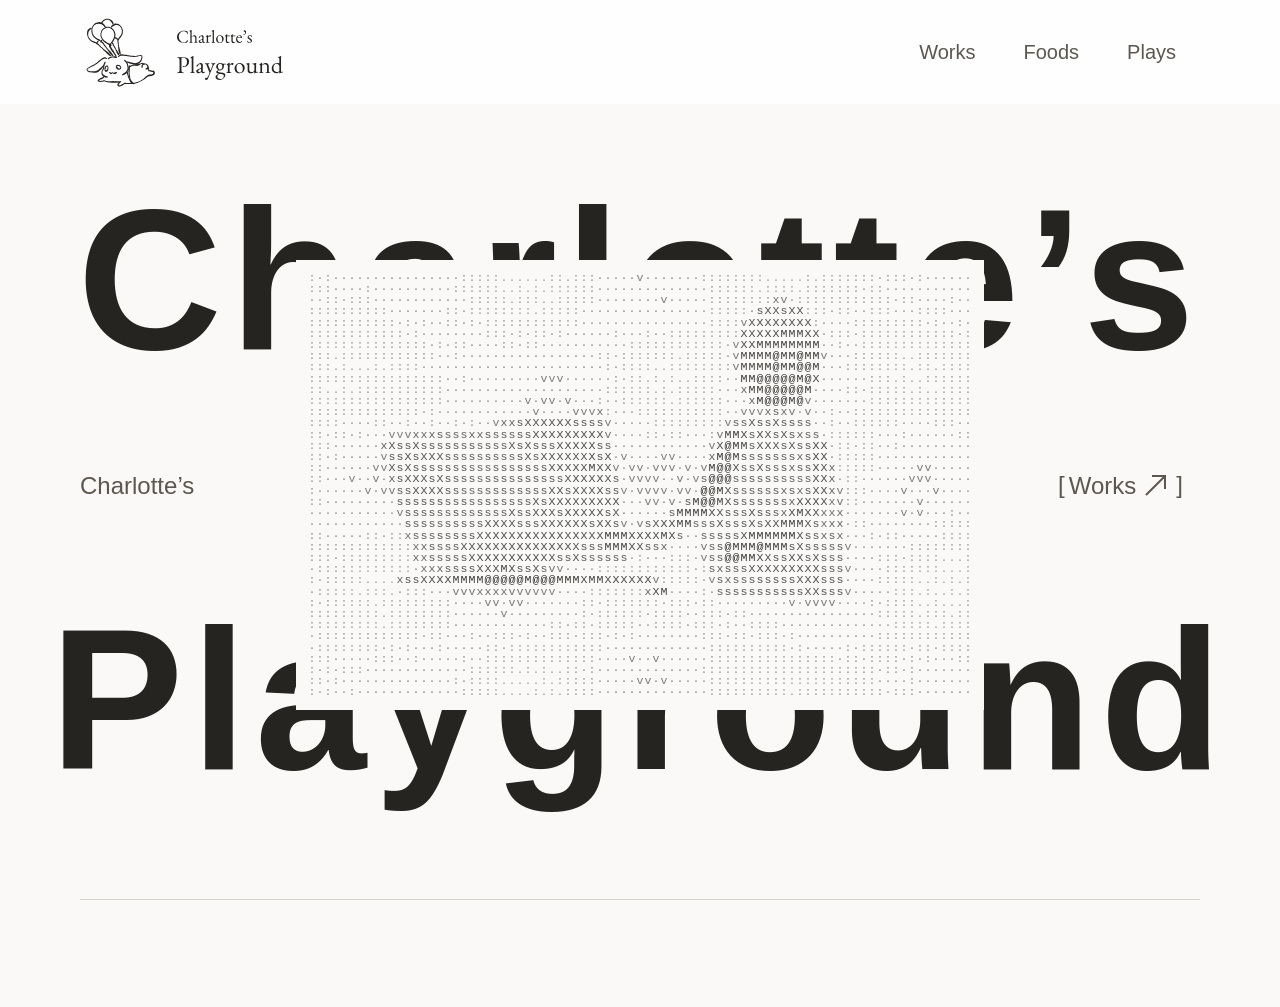
<file: index.html>
<!doctype html>
<html lang="zh-Hant" data-font-theme="sans">
<head>
  <meta charset="utf-8">
  <meta name="viewport" content="width=device-width, initial-scale=1">
  <meta name="description" content="Charlotte’s Playground 首頁 Hero 預覽">
  <title>Charlotte’s Playground — Home Hero</title>
  <link rel="stylesheet" href="./assets/styles/design-system.css?v=5">
  <script src="./assets/scripts/icon-library.js" defer></script>
  <script src="./assets/scripts/site-header.js?v=2" defer></script>
  <script src="./assets/scripts/brackets-button.js?v=2" defer></script>
  <script src="./assets/scripts/ascii-studio.js?v=8" defer></script>
  <script src="./assets/scripts/home-hero.js?v=3" defer></script>
  <style>
    *, *::before, *::after { box-sizing: border-box; }
    html, body { margin: 0; min-height: 100%; }
    body { background: var(--color-background-base-primary); }
  </style>
</head>
<body>
  <site-header></site-header>
  <main>
    <s03-hero-home></s03-hero-home>
    <div id="works" aria-hidden="true"></div>
  </main>
</body>
</html>
</file>
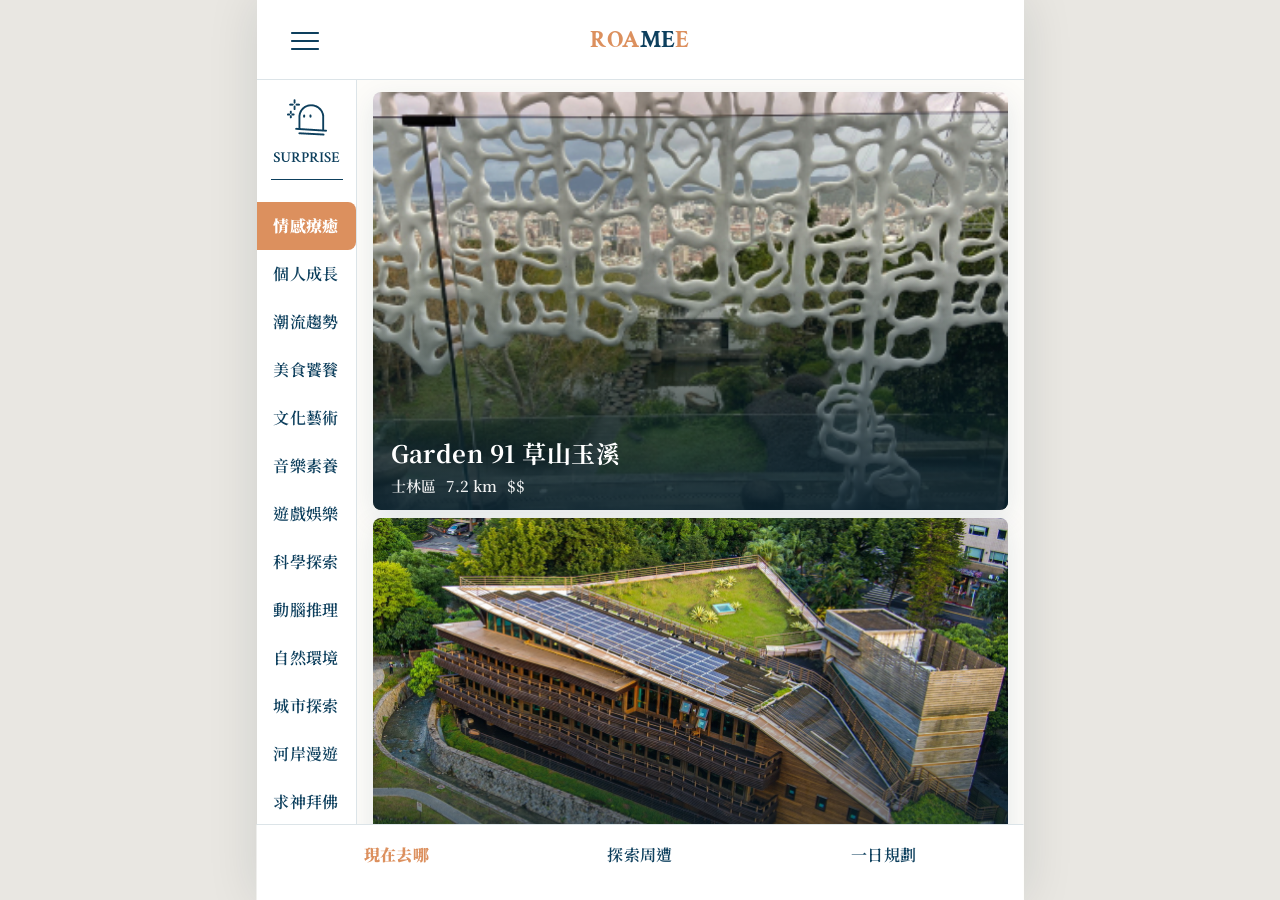
<file: works/roamee/source/index.html>
<!doctype html>
<html lang="zh-Hant">
  <head>
    <meta charset="UTF-8" />
    <meta name="viewport" content="width=device-width, initial-scale=1, viewport-fit=cover" />
    <meta name="theme-color" content="#fdfcf9" />
    <title>ROAMEE — 掌握出遊衝動</title>
    <link rel="preconnect" href="https://fonts.googleapis.com" />
    <link rel="preconnect" href="https://fonts.gstatic.com" crossorigin />
    <link href="https://fonts.googleapis.com/css2?family=Crimson+Text:wght@600;700&family=Noto+Sans+TC:wght@350;500;700&family=Noto+Serif+TC:wght@600;700;900&display=swap" rel="stylesheet" />
    <link rel="stylesheet" href="styles.css?v=20260822v" />
  </head>
  <body>
    <main class="app-shell" id="app" aria-live="polite"></main>
    <script type="module" src="src/app.js?v=20260822v"></script>
  </body>
</html>
</file>
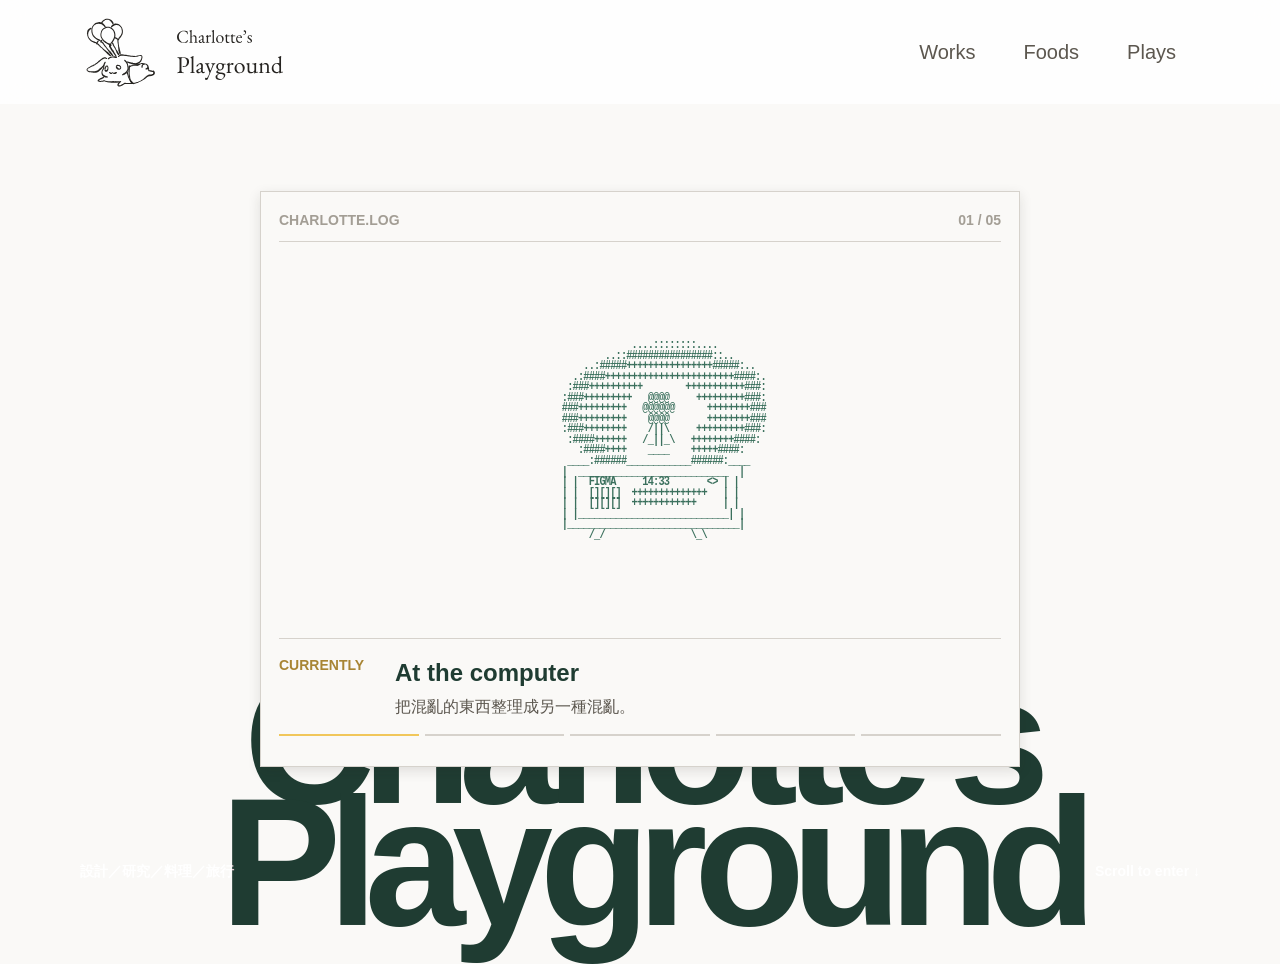
<file: hero-experiment.html>
<!doctype html>
<html lang="zh-Hant" data-font-theme="sans">
<head>
  <meta charset="utf-8">
  <meta name="viewport" content="width=device-width, initial-scale=1">
  <meta name="description" content="Charlotte's Playground 首屏 ASCII 動畫實驗">
  <title>Charlotte’s Playground — Hero Experiment</title>
  <link rel="stylesheet" href="./assets/styles/design-system.css">
  <link rel="stylesheet" href="./assets/styles/hero-experiment.css">
  <script src="./assets/scripts/icon-library.js" defer></script>
  <script src="./assets/scripts/site-header.js" defer></script>
</head>
<body>
  <site-header></site-header>

  <main class="hero-stage">
    <h1 class="hero-title type-en" aria-label="Charlotte’s Playground">
      <span>Charlotte’s</span>
      <span>Playground</span>
    </h1>

    <section class="ascii-window" aria-labelledby="scene-title">
      <div class="window-meta type-caption type-en">
        <span>CHARLOTTE.LOG</span>
        <span id="scene-count">01 / 05</span>
      </div>

      <div class="ascii-stage">
        <pre id="ascii-art" aria-hidden="true"></pre>
      </div>

      <div class="scene-caption">
        <p class="type-caption type-en" id="scene-kicker">CURRENTLY</p>
        <h2 class="type-heading-s type-en" id="scene-title">At the computer</h2>
        <p class="type-body-s type-tc" id="scene-description">把混亂的東西整理成另一種混亂。</p>
      </div>

      <div class="scene-progress" aria-label="動畫情境進度">
        <button class="is-active" type="button" aria-label="在電腦前" data-scene="0"></button>
        <button type="button" aria-label="和大家討論" data-scene="1"></button>
        <button type="button" aria-label="Presentation" data-scene="2"></button>
        <button type="button" aria-label="做飯" data-scene="3"></button>
        <button type="button" aria-label="旅行" data-scene="4"></button>
      </div>
    </section>

    <div class="hero-note type-caption type-tc">
      <span>設計／研究／料理／旅行</span>
      <span>Scroll to enter ↓</span>
    </div>
  </main>

  <script src="./assets/scripts/hero-ascii.js"></script>
</body>
</html>
</file>
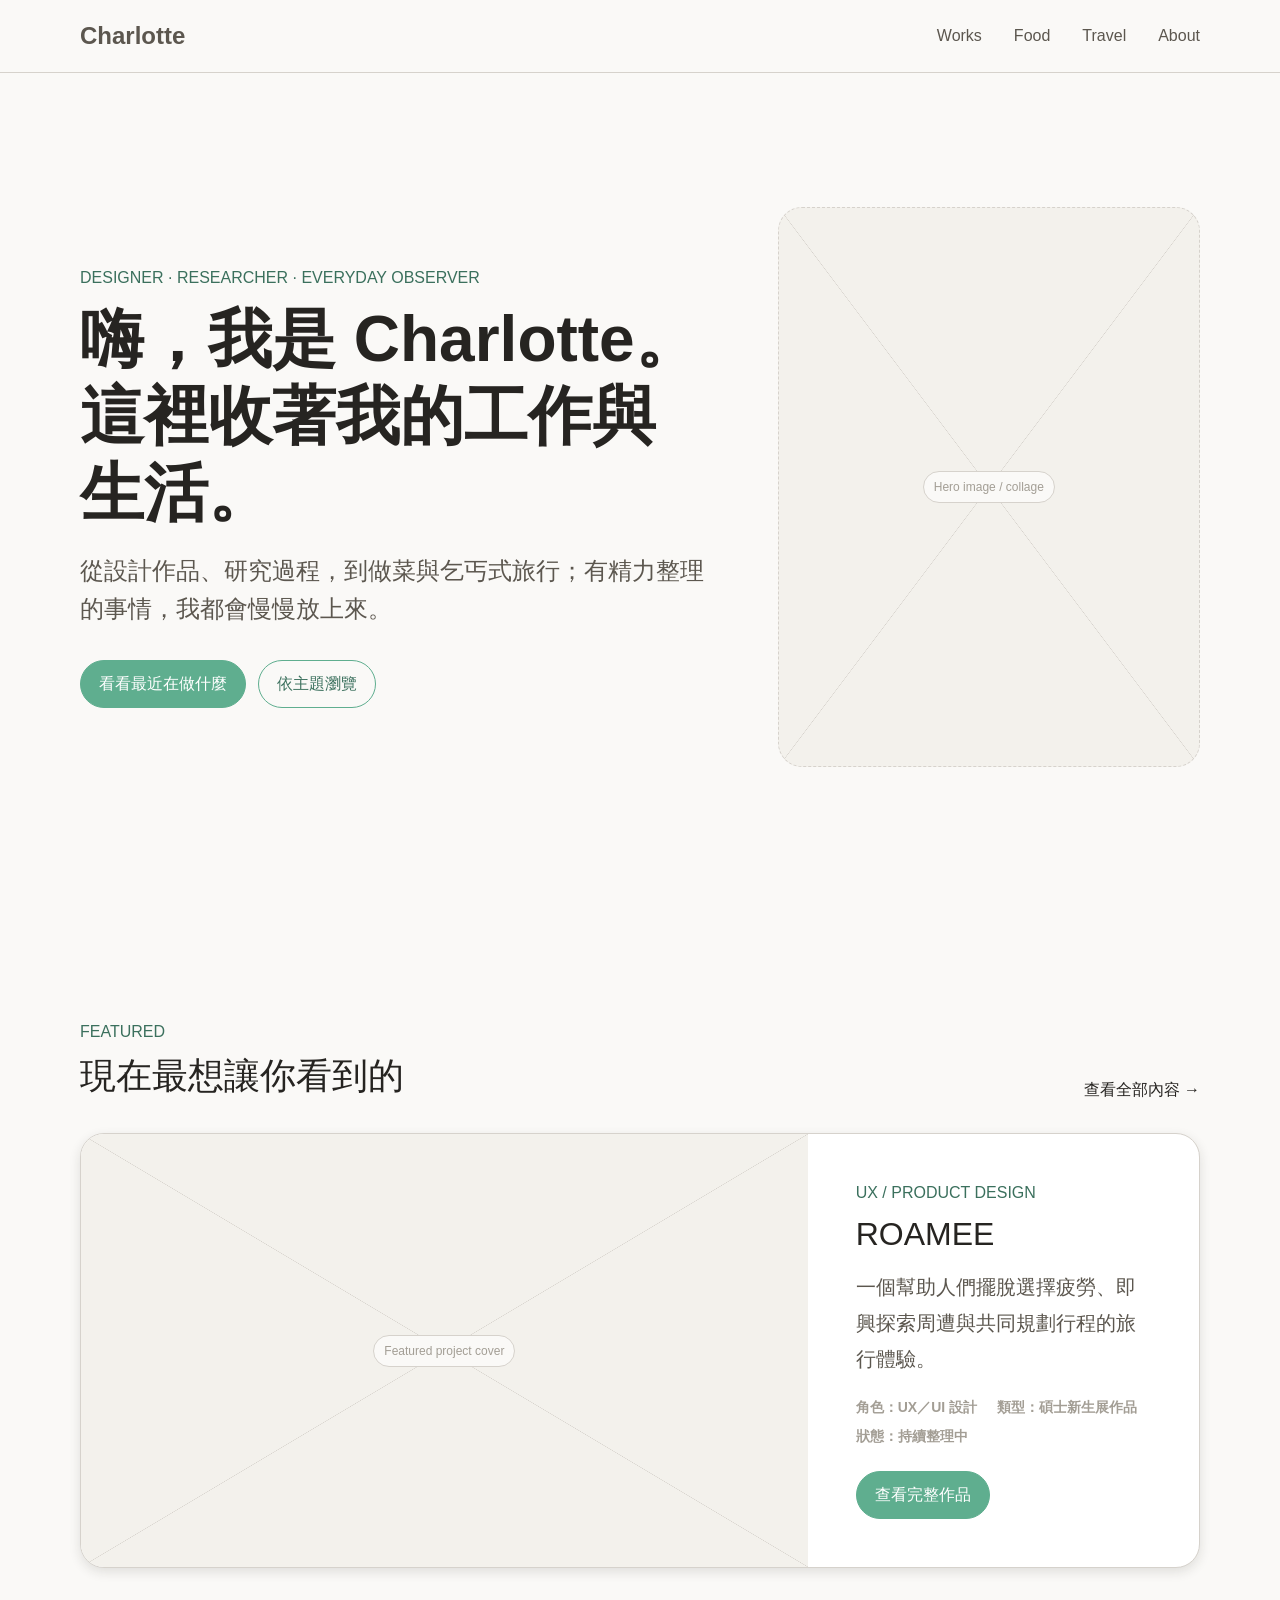
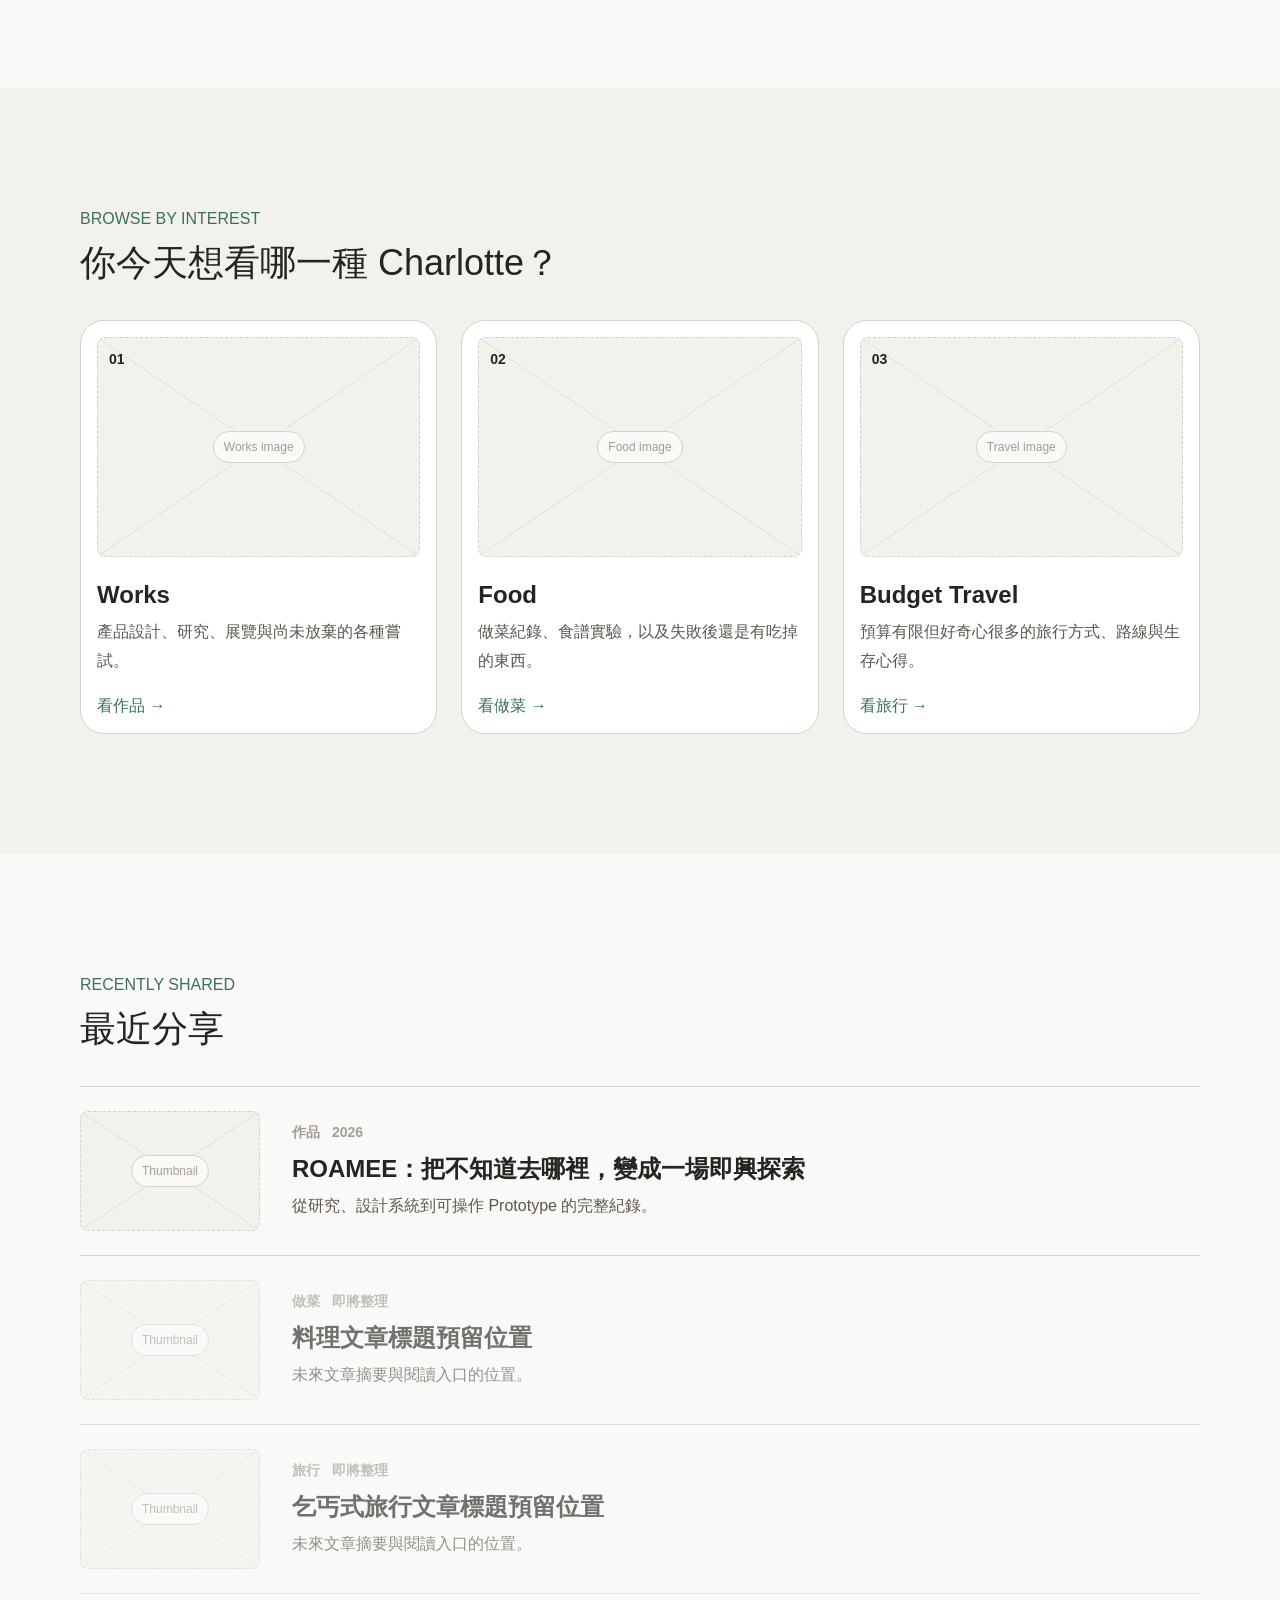
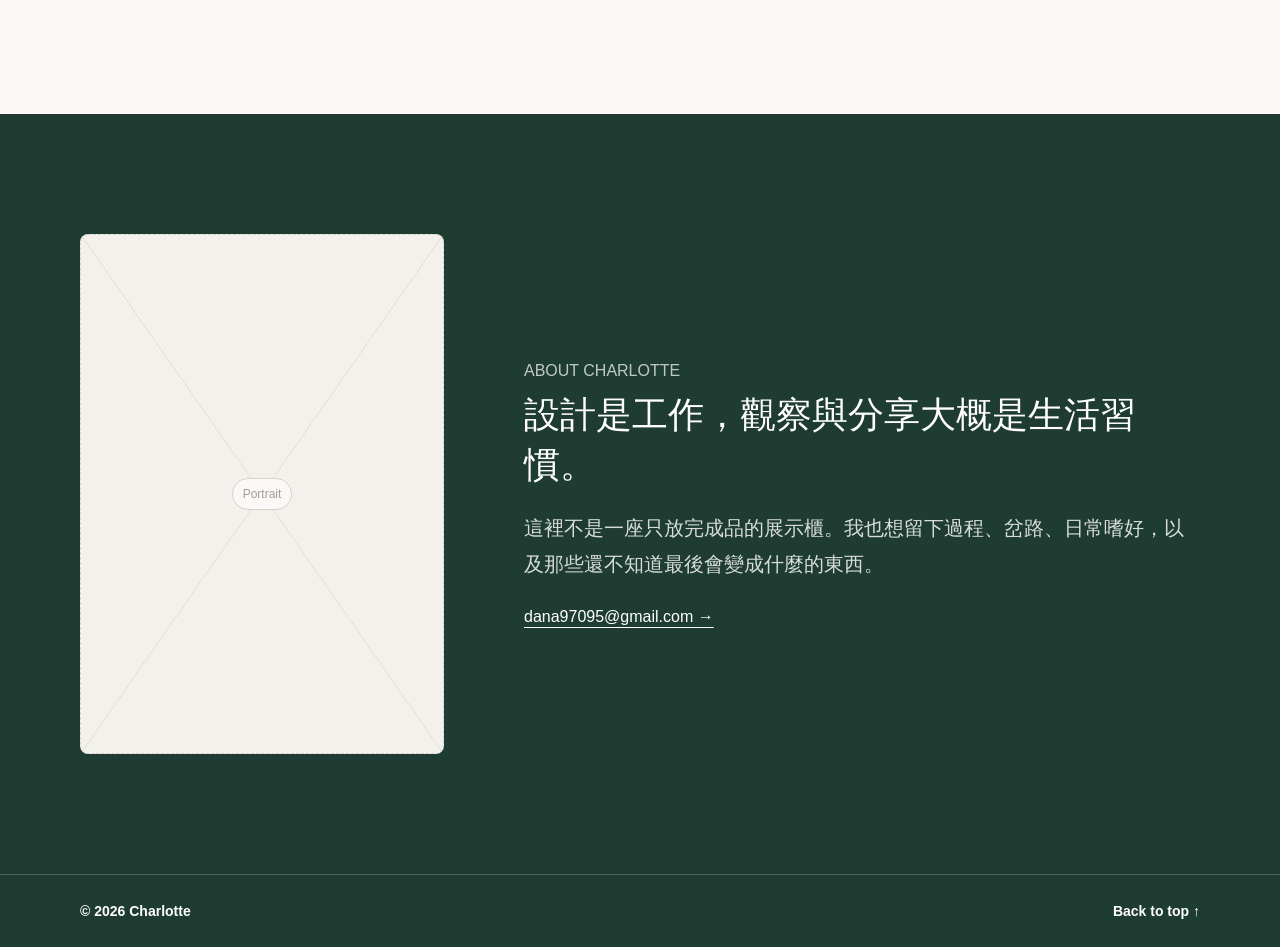
<file: homepage-wireframe.html>
<!doctype html>
<html lang="zh-Hant" data-font-theme="sans">
<head>
  <meta charset="utf-8">
  <meta name="viewport" content="width=device-width, initial-scale=1">
  <meta name="description" content="Charlotte 個人網站首頁資訊架構 Wireframe">
  <title>Charlotte — Homepage Wireframe</title>
  <link rel="stylesheet" href="./assets/styles/design-system.css">
  <link rel="stylesheet" href="./assets/styles/home-wireframe.css">
</head>
<body>
  <a class="skip-link" href="#main-content">跳到主要內容</a>

  <header class="site-header">
    <div class="site-container header-inner">
      <a class="brand type-heading-s type-en" href="#top" aria-label="Charlotte 首頁">Charlotte</a>
      <nav class="desktop-nav type-label-s type-en" aria-label="主要導覽">
        <a href="#works">Works</a>
        <a href="#food">Food</a>
        <a href="#travel">Travel</a>
        <a href="#about">About</a>
      </nav>
      <details class="mobile-menu">
        <summary class="type-label-s type-tc">選單</summary>
        <nav aria-label="行動版主要導覽">
          <a href="#works">Works</a>
          <a href="#food">Food</a>
          <a href="#travel">Travel</a>
          <a href="#about">About</a>
        </nav>
      </details>
    </div>
  </header>

  <main id="main-content">
    <section class="hero site-container" id="top" aria-labelledby="hero-title">
      <div class="hero-copy">
        <p class="eyebrow type-label-s type-en">Designer · Researcher · Everyday Observer</p>
        <h1 class="type-display type-tc" id="hero-title">嗨，我是 Charlotte。<br>這裡收著我的工作與生活。</h1>
        <p class="hero-intro type-body-l type-tc">從設計作品、研究過程，到做菜與乞丐式旅行；有精力整理的事情，我都會慢慢放上來。</p>
        <div class="hero-actions">
          <a class="button button-primary type-label-s type-tc" href="#featured">看看最近在做什麼</a>
          <a class="button button-secondary type-label-s type-tc" href="#browse">依主題瀏覽</a>
        </div>
      </div>
      <div class="wire-media hero-media" role="img" aria-label="個人形象或代表性拼貼圖片預留位置">
        <span>Hero image / collage</span>
      </div>
    </section>

    <section class="section site-container" id="featured" aria-labelledby="featured-title">
      <div class="section-heading">
        <div>
          <p class="eyebrow type-label-s type-en">Featured</p>
          <h2 class="type-heading-l type-tc" id="featured-title">現在最想讓你看到的</h2>
        </div>
        <a class="text-link type-label-s type-tc" href="#recent">查看全部內容 →</a>
      </div>

      <article class="feature-card" id="works">
        <div class="wire-media feature-media" role="img" aria-label="ROAMEE 專案封面圖片預留位置">
          <span>Featured project cover</span>
        </div>
        <div class="feature-copy">
          <p class="eyebrow type-label-s type-en">UX / Product Design</p>
          <h3 class="type-heading-m type-en">ROAMEE</h3>
          <p class="type-body-m type-tc">一個幫助人們擺脫選擇疲勞、即興探索周遭與共同規劃行程的旅行體驗。</p>
          <ul class="meta-list type-caption type-tc" aria-label="專案資訊">
            <li>角色：UX／UI 設計</li>
            <li>類型：碩士新生展作品</li>
            <li>狀態：持續整理中</li>
          </ul>
          <a class="button button-primary type-label-s type-tc" href="./works/roamee/">查看完整作品</a>
        </div>
      </article>
    </section>

    <section class="section section-tinted" id="browse" aria-labelledby="browse-title">
      <div class="site-container">
        <div class="section-heading">
          <div>
            <p class="eyebrow type-label-s type-en">Browse by interest</p>
            <h2 class="type-heading-l type-tc" id="browse-title">你今天想看哪一種 Charlotte？</h2>
          </div>
        </div>

        <div class="topic-grid">
          <a class="topic-card" href="#works">
            <span class="topic-index type-caption type-en">01</span>
            <div class="wire-media topic-media"><span>Works image</span></div>
            <h3 class="type-heading-s type-en">Works</h3>
            <p class="type-body-s type-tc">產品設計、研究、展覽與尚未放棄的各種嘗試。</p>
            <span class="card-link type-label-s type-tc">看作品 →</span>
          </a>

          <a class="topic-card" href="#food" id="food">
            <span class="topic-index type-caption type-en">02</span>
            <div class="wire-media topic-media"><span>Food image</span></div>
            <h3 class="type-heading-s type-en">Food</h3>
            <p class="type-body-s type-tc">做菜紀錄、食譜實驗，以及失敗後還是有吃掉的東西。</p>
            <span class="card-link type-label-s type-tc">看做菜 →</span>
          </a>

          <a class="topic-card" href="#travel" id="travel">
            <span class="topic-index type-caption type-en">03</span>
            <div class="wire-media topic-media"><span>Travel image</span></div>
            <h3 class="type-heading-s type-en">Budget Travel</h3>
            <p class="type-body-s type-tc">預算有限但好奇心很多的旅行方式、路線與生存心得。</p>
            <span class="card-link type-label-s type-tc">看旅行 →</span>
          </a>
        </div>
      </div>
    </section>

    <section class="section site-container" id="recent" aria-labelledby="recent-title">
      <div class="section-heading">
        <div>
          <p class="eyebrow type-label-s type-en">Recently shared</p>
          <h2 class="type-heading-l type-tc" id="recent-title">最近分享</h2>
        </div>
      </div>

      <div class="recent-list">
        <article class="recent-item">
          <div class="wire-media recent-media"><span>Thumbnail</span></div>
          <div class="recent-copy">
            <div class="item-meta type-caption type-tc"><span>作品</span><time datetime="2026">2026</time></div>
            <h3 class="type-heading-s type-tc"><a href="./works/roamee/">ROAMEE：把不知道去哪裡，變成一場即興探索</a></h3>
            <p class="type-body-s type-tc">從研究、設計系統到可操作 Prototype 的完整紀錄。</p>
          </div>
        </article>

        <article class="recent-item is-placeholder">
          <div class="wire-media recent-media"><span>Thumbnail</span></div>
          <div class="recent-copy">
            <div class="item-meta type-caption type-tc"><span>做菜</span><span>即將整理</span></div>
            <h3 class="type-heading-s type-tc">料理文章標題預留位置</h3>
            <p class="type-body-s type-tc">未來文章摘要與閱讀入口的位置。</p>
          </div>
        </article>

        <article class="recent-item is-placeholder">
          <div class="wire-media recent-media"><span>Thumbnail</span></div>
          <div class="recent-copy">
            <div class="item-meta type-caption type-tc"><span>旅行</span><span>即將整理</span></div>
            <h3 class="type-heading-s type-tc">乞丐式旅行文章標題預留位置</h3>
            <p class="type-body-s type-tc">未來文章摘要與閱讀入口的位置。</p>
          </div>
        </article>
      </div>
    </section>

    <section class="section about-section" id="about" aria-labelledby="about-title">
      <div class="site-container about-grid">
        <div class="wire-media portrait-media" role="img" aria-label="Charlotte 個人照片預留位置"><span>Portrait</span></div>
        <div class="about-copy">
          <p class="eyebrow type-label-s type-en">About Charlotte</p>
          <h2 class="type-heading-l type-tc" id="about-title">設計是工作，觀察與分享大概是生活習慣。</h2>
          <p class="type-body-m type-tc">這裡不是一座只放完成品的展示櫃。我也想留下過程、岔路、日常嗜好，以及那些還不知道最後會變成什麼的東西。</p>
          <a class="text-link type-label-s type-tc" href="mailto:dana97095@gmail.com">dana97095@gmail.com →</a>
        </div>
      </div>
    </section>
  </main>

  <footer class="site-footer">
    <div class="site-container footer-inner">
      <p class="type-caption type-en">© 2026 Charlotte</p>
      <a class="type-caption type-en" href="#top">Back to top ↑</a>
    </div>
  </footer>
</body>
</html>
</file>
<file: assets/styles/design-system.css>
@import url("./tokens.css?v=3");
@import url("./typography.css");
@import url("./layout.css");
@import url("./icon-library.css");
@import url("./site-header.css?v=3");
@import url("./brackets-button.css");
@import url("./ascii-hero.css");
@import url("./home-hero.css");
</file>
<file: works/roamee/source/styles.css>
@layer reset, tokens, base, components, utilities;

@layer reset {
  *, *::before, *::after { box-sizing: border-box; }
  html, body { margin: 0; min-height: 100%; }
  button, input { font: inherit; }
  button { border: 0; }
  img { display: block; max-width: 100%; }
}

@layer tokens {
  :root {
    color-scheme: light;
    --orange-50:#fff7f1; --orange-100:#fbe8dc; --orange-300:#e9b28e; --orange-500:#dc905e; --orange-600:#c87844; --orange-700:#a95f32;
    --navy-50:#f2f6f8; --navy-100:#e6eef2; --navy-300:#8aa5b4; --navy-500:#35627b; --navy-700:#0d3f5d; --navy-800:#0c3045; --navy-900:#071f2d;
    --navy-700-a14:rgba(13,63,93,.14); --navy-700-a35:rgba(13,63,93,.35); --navy-900-a48:rgba(7,31,45,.48);
    --yellow-100:#fbf4dc; --yellow-500:#dcbf5e; --yellow-700:#947a25;
    --green-100:#e6eee4; --green-500:#386936; --green-700:#294c28;
    --red-100:#fde8e8; --red-500:#e11e1e; --red-700:#a41313;
    --gray-0:#fff; --gray-25:#fdfcf9; --gray-50:#f8f8f8; --gray-100:#eee; --gray-300:#c8c8c8; --gray-500:#888; --gray-600:#666; --gray-750:#4a4a4a; --gray-900:#333; --black:#000; --gray-600-a20:rgba(102,102,102,.2);

    --bg-canvas:var(--gray-25); --bg-surface:var(--gray-0); --bg-subtle:var(--gray-50); --bg-brand-subtle:var(--orange-50); --bg-disabled:var(--gray-600-a20);
    --text-primary:var(--gray-900); --text-secondary:var(--gray-600); --text-muted:var(--gray-500); --text-brand:var(--navy-700); --text-on-accent:var(--gray-0);
    --border-subtle:var(--navy-700-a14); --border-default:var(--navy-700-a35);
    --action-primary:var(--orange-500); --action-primary-hover:var(--orange-600); --action-secondary:var(--navy-700); --focus-ring:var(--yellow-500);
    --status-success:var(--green-500); --status-warning:var(--yellow-700); --status-danger:var(--red-500);
    --overlay-scrim:var(--navy-900-a48); --shadow-card:0 8px 28px rgba(13,63,93,.10); --shadow-sheet:0 -12px 36px rgba(7,31,45,.18);
    --radius-xs:4px; --radius-sm:8px; --radius-md:12px; --radius-lg:20px; --radius-pill:999px;
    --space-1:4px; --space-2:8px; --space-3:12px; --space-4:16px; --space-5:20px; --space-6:24px; --space-8:32px; --space-10:40px;

    /* Typography primitives — Figma node 2:304 */
    --font-c-serif:"Noto Serif TC",serif;
    --font-c-sans:"Noto Sans TC",sans-serif;
    --font-e-serif:"Crimson Text",serif;
    --font-weight-light:350; --font-weight-semibold:600; --font-weight-bold:700; --font-weight-black:900;
    --tracking-none:0; --tracking-2:0.02em;
    --leading-solid:1; --leading-default:1.5;

    /* Mobile type scale — exact Figma values */
    --type-h1-size-mobile:32px; --type-h1-leading-mobile:var(--leading-solid);
    --type-h2-size-mobile:24px; --type-h2-leading-mobile:var(--leading-default);
    --type-h3-size-mobile:20px; --type-h3-leading-mobile:var(--leading-default);
    --type-h4-size-mobile:16px; --type-h4-leading-mobile:var(--leading-default);
    --type-h5-size-mobile:16px; --type-h5-leading-mobile:var(--leading-default);
    --type-b1-size-mobile:15px; --type-b1-leading-mobile:var(--leading-default);
    --type-b2-size-mobile:15px; --type-b2-leading-mobile:var(--leading-default);
    --type-b3-size-mobile:15px; --type-b3-leading-mobile:var(--leading-default);
    --type-b4-size-mobile:13px; --type-b4-leading-mobile:var(--leading-default);
    --type-b5-size-mobile:13px; --type-b5-leading-mobile:var(--leading-default);
    --type-c1-size-mobile:12px; --type-c1-leading-mobile:var(--leading-default);

    /* Desktop type scale — isolated for later design refinement */
    --type-h1-size-desktop:40px; --type-h1-leading-desktop:1.1;
    --type-h2-size-desktop:32px; --type-h2-leading-desktop:1.25;
    --type-h3-size-desktop:24px; --type-h3-leading-desktop:1.4;
    --type-h4-size-desktop:18px; --type-h4-leading-desktop:var(--leading-default);
    --type-h5-size-desktop:18px; --type-h5-leading-desktop:var(--leading-default);
    --type-b1-size-desktop:16px; --type-b1-leading-desktop:var(--leading-default);
    --type-b2-size-desktop:16px; --type-b2-leading-desktop:var(--leading-default);
    --type-b3-size-desktop:16px; --type-b3-leading-desktop:var(--leading-default);
    --type-b4-size-desktop:14px; --type-b4-leading-desktop:var(--leading-default);
    --type-b5-size-desktop:14px; --type-b5-leading-desktop:var(--leading-default);
    --type-c1-size-desktop:13px; --type-c1-leading-desktop:var(--leading-default);

    /* Active semantic type scale */
    --type-h1-size:var(--type-h1-size-mobile); --type-h1-leading:var(--type-h1-leading-mobile);
    --type-h2-size:var(--type-h2-size-mobile); --type-h2-leading:var(--type-h2-leading-mobile);
    --type-h3-size:var(--type-h3-size-mobile); --type-h3-leading:var(--type-h3-leading-mobile);
    --type-h4-size:var(--type-h4-size-mobile); --type-h4-leading:var(--type-h4-leading-mobile);
    --type-h5-size:var(--type-h5-size-mobile); --type-h5-leading:var(--type-h5-leading-mobile);
    --type-b1-size:var(--type-b1-size-mobile); --type-b1-leading:var(--type-b1-leading-mobile);
    --type-b2-size:var(--type-b2-size-mobile); --type-b2-leading:var(--type-b2-leading-mobile);
    --type-b3-size:var(--type-b3-size-mobile); --type-b3-leading:var(--type-b3-leading-mobile);
    --type-b4-size:var(--type-b4-size-mobile); --type-b4-leading:var(--type-b4-leading-mobile);
    --type-b5-size:var(--type-b5-size-mobile); --type-b5-leading:var(--type-b5-leading-mobile);
    --type-c1-size:var(--type-c1-size-mobile); --type-c1-leading:var(--type-c1-leading-mobile);
    --navy-200:#9eb9c7; --navy-850:#0d2936; --navy-875:#0a202b; --navy-950:#06141c;
    --navy-200-a14:rgba(158,185,199,.14); --navy-200-a30:rgba(158,185,199,.30); --black-a70:rgba(0,0,0,.70);
    --warm-50:#f5f1eb; --warm-300:#c9c2b9; --warm-500:#9b9288; --orange-200:#efb992; --orange-400:#e4a477;
    --green-300:#78a676; --yellow-300:#e2c96f; --red-300:#ff7777;
    --content-max:767px; --header-h:80px; --tab-h:76px;
  }
  [data-theme="dark"] {
    color-scheme: dark;
    --bg-canvas:var(--navy-950); --bg-surface:var(--navy-875); --bg-subtle:var(--navy-850); --bg-brand-subtle:var(--navy-850); --bg-disabled:var(--navy-700-a35);
    --text-primary:var(--warm-50); --text-secondary:var(--warm-300); --text-muted:var(--warm-500); --text-brand:var(--orange-400); --text-on-accent:var(--gray-0);
    --border-subtle:var(--navy-200-a14); --border-default:var(--navy-200-a30);
    --action-primary:var(--orange-400); --action-primary-hover:var(--orange-200); --action-secondary:var(--navy-200); --focus-ring:var(--yellow-300);
    --status-success:var(--green-300); --status-warning:var(--yellow-300); --status-danger:var(--red-300);
    --overlay-scrim:var(--black-a70); --shadow-card:0 8px 28px color-mix(in srgb,var(--black) 28%,transparent); --shadow-sheet:0 -12px 36px color-mix(in srgb,var(--black) 40%,transparent);
  }
}

@layer base {
  body { background:#e9e7e2; color:var(--text-primary); font-family:var(--font-c-sans); font-size:var(--type-b3-size); font-weight:var(--font-weight-light); line-height:var(--type-b3-leading); letter-spacing:var(--tracking-none); }
  button { color:inherit; cursor:pointer; }
  button:focus-visible, [tabindex]:focus-visible { outline:3px solid var(--focus-ring); outline-offset:2px; }
  .app-shell { position:relative; width:min(100%, var(--content-max)); min-height:100dvh; margin-inline:auto; overflow:hidden; background:var(--bg-canvas); box-shadow:0 0 48px rgba(7,31,45,.12); }
  h1,h2,h3,p { margin:0; }
  h1,h2,h3,.serif { font-family:var(--font-c-serif); }

  /* Reusable Chinese and English type styles */
  .type-c-h1,.type-e-h1 { font-size:var(--type-h1-size); line-height:var(--type-h1-leading); font-weight:var(--font-weight-bold); letter-spacing:var(--tracking-2); }
  .type-c-h2,.type-e-h2 { font-size:var(--type-h2-size); line-height:var(--type-h2-leading); font-weight:var(--font-weight-bold); letter-spacing:var(--tracking-2); }
  .type-c-h3,.type-e-h3 { font-size:var(--type-h3-size); line-height:var(--type-h3-leading); font-weight:var(--font-weight-bold); letter-spacing:var(--tracking-none); }
  .type-c-h4 { font-size:var(--type-h4-size); line-height:var(--type-h4-leading); font-weight:var(--font-weight-black); letter-spacing:var(--tracking-2); }
  .type-e-h4 { font-size:var(--type-h4-size); line-height:var(--type-h4-leading); font-weight:var(--font-weight-bold); letter-spacing:var(--tracking-none); }
  .type-c-h5,.type-e-h5 { font-size:var(--type-h5-size); line-height:var(--type-h5-leading); font-weight:var(--font-weight-semibold); letter-spacing:var(--tracking-2); }
  .type-c-b1,.type-e-b1 { font-size:var(--type-b1-size); line-height:var(--type-b1-leading); font-weight:var(--font-weight-semibold); letter-spacing:var(--tracking-none); }
  .type-c-b2 { font-size:var(--type-b2-size); line-height:var(--type-b2-leading); font-weight:var(--font-weight-bold); letter-spacing:var(--tracking-none); }
  .type-c-b3 { font-size:var(--type-b3-size); line-height:var(--type-b3-leading); font-weight:var(--font-weight-light); letter-spacing:var(--tracking-none); }
  .type-c-b4 { font-size:var(--type-b4-size); line-height:var(--type-b4-leading); font-weight:var(--font-weight-bold); letter-spacing:var(--tracking-none); }
  .type-c-b5 { font-size:var(--type-b5-size); line-height:var(--type-b5-leading); font-weight:var(--font-weight-light); letter-spacing:var(--tracking-none); }
  .type-c-c1,.type-e-c1 { font-size:var(--type-c1-size); line-height:var(--type-c1-leading); font-weight:var(--font-weight-bold); letter-spacing:var(--tracking-2); }
  .type-c-h1,.type-c-h2,.type-c-h3,.type-c-h4,.type-c-h5,.type-c-b1,.type-c-c1 { font-family:var(--font-c-serif); }
  .type-c-b2,.type-c-b3,.type-c-b4,.type-c-b5 { font-family:var(--font-c-sans); }
  .type-e-h1,.type-e-h2,.type-e-h3,.type-e-h4,.type-e-h5,.type-e-b1,.type-e-c1 { font-family:var(--font-e-serif); }
}

@layer components {
  .welcome { position:fixed; z-index:50; inset:0; width:min(100%,var(--content-max)); margin:auto; display:grid; place-items:end center; background:url("assets/brand/welcome.jpeg") 50% 50%/cover; color:white; transition:.5s ease; }
  .welcome::after { content:""; position:absolute; inset:35% 0 0; background:linear-gradient(transparent,rgba(7,31,45,.88)); }
  .welcome__copy { z-index:1; padding:0 24px max(17dvh,96px); text-align:center; }
  .welcome__copy h1 { font-family:var(--font-e-serif); font-size:var(--type-h1-size); font-weight:var(--font-weight-bold); line-height:var(--type-h1-leading); letter-spacing:var(--tracking-2); }
  .welcome__copy p { margin-bottom:8px; font-family:var(--font-e-serif); font-size:var(--type-h5-size); font-weight:var(--font-weight-semibold); line-height:var(--type-h5-leading); letter-spacing:var(--tracking-2); }
  .welcome__copy small { display:block; margin-top:20px; font-family:var(--font-c-sans); font-size:var(--type-b5-size); font-weight:var(--font-weight-light); line-height:var(--type-b5-leading); opacity:.8; }
  .welcome.is-leaving { opacity:0; pointer-events:none; }

  .topbar { position:sticky; z-index:20; top:0; min-height:var(--header-h); padding:max(env(safe-area-inset-top),16px) 16px 12px; background:color-mix(in srgb,var(--bg-surface) 92%,transparent); backdrop-filter:blur(14px); border-bottom:1px solid var(--border-subtle); }
  .topbar__row { display:flex; align-items:center; justify-content:space-between; min-height:44px; }
  .brand { color:var(--text-brand); font-family:var(--font-e-serif); font-size:var(--type-h2-size); font-weight:var(--font-weight-bold); line-height:var(--type-h2-leading); letter-spacing:var(--tracking-2); }
  .icon-btn { width:44px; height:44px; border-radius:50%; display:grid; place-items:center; background:transparent; color:var(--text-brand); font-size:22px; }
  .page-title { color:var(--text-brand); font-family:var(--font-c-serif); font-size:var(--type-h3-size); font-weight:var(--font-weight-bold); line-height:var(--type-h3-leading); letter-spacing:var(--tracking-none); }
  .screen { min-height:calc(100dvh - var(--tab-h)); padding-bottom:calc(var(--tab-h) + env(safe-area-inset-bottom)); }
  .content { padding:16px; }

  .now-screen { height:100dvh; min-height:0; overflow:hidden; padding:0; background:var(--bg-canvas); }
  .now-header { height:var(--header-h); background:var(--bg-surface); border-bottom:1px solid var(--border-subtle); }
  .now-header__bar { position:relative; height:80px; display:flex; align-items:center; justify-content:center; padding:18px 20px; }
  .figma-logo { color:var(--text-brand); font-family:var(--font-e-serif); font-size:var(--type-h2-size); font-weight:var(--font-weight-bold); line-height:var(--type-h2-leading); letter-spacing:var(--tracking-2); }
  .figma-logo span { color:var(--action-primary); }
  .figma-logo b { color:var(--action-secondary); }
  .figma-icon { background:transparent; }
  .menu-button { position:absolute; left:20px; top:18px; width:44px; height:44px; overflow:hidden; }
  .app-icon { display:block; position:relative; flex:0 0 auto; overflow:hidden; }
  .app-icon--menu { width:44px; height:44px; }
  .app-icon--menu img { position:absolute; left:8px; width:28px; height:2px; }
  .app-icon--menu img:nth-child(1) { top:13px; }
  .app-icon--menu img:nth-child(2) { top:21px; }
  .app-icon--menu img:nth-child(3) { top:29px; }

  .theme-layout { height:calc(100dvh - var(--header-h) - var(--tab-h) - env(safe-area-inset-bottom)); display:grid; grid-template-columns:100px minmax(0,1fr); align-items:stretch; overflow:hidden; }
  .theme-sidebar { height:100%; overflow:hidden; background:var(--bg-surface); border-right:1px solid var(--border-subtle); }
  .surprise-entry { width:100px; height:100px; padding:0; background:var(--bg-surface); overflow:hidden; }
  .surprise-entry img { width:100px; height:100px; object-fit:contain; }
  [data-theme="dark"] .surprise-entry img { filter:invert(1) hue-rotate(165deg) saturate(.55) brightness(1.5); mix-blend-mode:screen; }
  .theme-rail { height:calc(100% - 100px); overflow-y:auto; padding:16px 0; scrollbar-width:none; background:var(--bg-surface); }
  .theme-btn { width:100%; min-height:48px; padding:10px 8px; color:var(--text-brand); background:transparent; border-radius:0 var(--radius-sm) var(--radius-sm) 0; font-family:var(--font-c-serif); font-size:var(--type-h5-size); font-weight:var(--font-weight-semibold); line-height:var(--type-h5-leading); letter-spacing:var(--tracking-2); }
  .theme-btn.is-active { color:var(--text-on-accent); background:var(--action-primary); font-weight:900; }
  .card-list { height:100%; min-width:0; overflow-y:auto; display:flex; flex-direction:column; gap:8px; padding:12px 16px 24px; }
  .place-card { position:relative; flex:0 0 auto; width:100%; aspect-ratio:243/160; min-height:0; overflow:hidden; border-radius:var(--radius-sm); background:var(--bg-subtle); color:white; box-shadow:var(--shadow-card); text-align:left; }
  .place-card img { width:100%; height:100%; position:absolute; inset:0; object-fit:cover; object-position:center; }
  .place-card::after { content:""; position:absolute; inset:35% 0 0; background:linear-gradient(transparent,rgba(7,31,45,.88)); }
  .place-card__body { position:relative; z-index:1; width:100%; height:100%; display:flex; flex-direction:column; justify-content:flex-end; padding:12px; }
  .place-card h3 { font-family:var(--font-c-serif); font-size:var(--type-h2-size); font-weight:var(--font-weight-bold); line-height:var(--type-h2-leading); letter-spacing:var(--tracking-2); }
  .meta { display:flex; gap:10px; flex-wrap:wrap; margin-top:4px; font-family:var(--font-c-serif); font-size:var(--type-b1-size); font-weight:var(--font-weight-semibold); line-height:var(--type-b1-leading); letter-spacing:var(--tracking-none); opacity:.92; }
  .empty { grid-column:1/-1; padding:48px 16px; color:var(--text-secondary); font-family:var(--font-c-sans); font-size:var(--type-b3-size); font-weight:var(--font-weight-light); line-height:var(--type-b3-leading); text-align:center; }

  .tabbar { position:fixed; z-index:20; bottom:0; left:50%; translate:-50% 0; width:min(100%,var(--content-max)); height:calc(var(--tab-h) + env(safe-area-inset-bottom)); padding-bottom:env(safe-area-inset-bottom); background:var(--bg-surface); border-top:1px solid var(--border-subtle); }
  .tabbar__inner { height:76px; padding:8px 20px; display:grid; grid-template-columns:repeat(3,minmax(0,1fr)); gap:4px; align-items:start; }
  .tab { height:44px; padding:10px; background:transparent; color:var(--text-brand); font-family:var(--font-c-serif); font-size:var(--type-h5-size); font-weight:var(--font-weight-semibold); line-height:var(--type-h5-leading); letter-spacing:var(--tracking-2); white-space:nowrap; }
  .tab.is-active { color:var(--action-primary); font-weight:900; }

  .sheet-layer { position:fixed; z-index:40; inset:0; width:min(100%,var(--content-max)); margin:auto; display:grid; align-items:end; background:var(--overlay-scrim); animation:fade .2s ease; }
  .sheet { max-height:92dvh; overflow:auto; background:var(--bg-surface); border-radius:var(--radius-sm) var(--radius-sm) 0 0; box-shadow:var(--shadow-sheet); animation:rise .28s ease; }
  .sheet__head { position:sticky; top:-8px; z-index:2; display:flex; justify-content:space-between; align-items:center; padding:12px 0 10px; background:var(--bg-surface); }
  .sheet h2 { color:var(--text-brand); font-family:var(--font-c-serif); font-size:var(--type-h3-size); font-weight:var(--font-weight-bold); line-height:var(--type-h3-leading); letter-spacing:var(--tracking-none); }
  .sheet > p { font-family:var(--font-c-sans); font-size:var(--type-b3-size); font-weight:var(--font-weight-light); line-height:var(--type-b3-leading); }
  .surprise-sheet__close { height:52px; display:flex; justify-content:flex-end; padding:8px 8px 0 20px; }
  .surprise-sheet__body { display:grid; gap:12px; padding:12px 16px; }
  .surprise-sheet__title { display:flex; align-items:center; justify-content:space-between; gap:16px; }
  .clear-tags { padding:4px 0; background:transparent; color:var(--status-danger); font-family:var(--font-c-serif); font-size:var(--type-c1-size); font-weight:var(--font-weight-bold); line-height:var(--type-c1-leading); letter-spacing:var(--tracking-2); }
  .clear-tags:disabled { opacity:.35; cursor:default; }
  .surprise-sheet .tag-grid { display:flex; flex-wrap:wrap; gap:8px; padding:0; }
  .surprise-sheet__footer { padding:24px 16px calc(48px + env(safe-area-inset-bottom)); }
  .tag-grid { display:flex; flex-wrap:wrap; gap:10px; padding:12px 0 20px; }
  .chip { min-height:40px; padding:8px 12px; border:1px solid var(--border-default); border-radius:var(--radius-sm); background:var(--bg-surface); color:var(--text-brand); font-family:var(--font-c-serif); font-size:var(--type-b1-size); font-weight:var(--font-weight-semibold); line-height:var(--type-b1-leading); }
  .chip.is-selected { border-color:var(--action-primary); background:var(--action-primary); color:var(--text-on-accent); }
  .primary-btn { width:100%; min-height:48px; border-radius:var(--radius-sm); background:var(--action-primary); color:var(--text-on-accent); font-family:var(--font-c-serif); font-size:var(--type-h4-size); font-weight:var(--font-weight-black); line-height:var(--type-h4-leading); letter-spacing:var(--tracking-2); }
  .secondary-btn { min-height:44px; padding:8px 16px; border:1px solid var(--border-default); border-radius:var(--radius-sm); background:var(--bg-surface); color:var(--text-brand); font-family:var(--font-c-serif); font-size:var(--type-b1-size); font-weight:var(--font-weight-semibold); line-height:var(--type-b1-leading); }
  .ui-button { height:48px; display:flex; align-items:center; justify-content:center; padding:12px 57px; border-radius:var(--radius-sm); font-family:var(--font-c-serif); font-size:var(--type-h4-size); font-weight:var(--font-weight-black); line-height:var(--type-h4-leading); letter-spacing:var(--tracking-2); white-space:nowrap; }
  .ui-button--full { width:100%; }
  .ui-button--primary { background:var(--action-secondary); color:var(--text-on-accent); }
  .ui-button--secondary { border:1px solid var(--action-secondary); background:transparent; color:var(--text-brand); }
  .ui-button--warning { border:1px solid var(--status-danger); background:transparent; color:var(--status-danger); }
  .ui-button--primary:active { background:var(--navy-800); }
  .ui-button--secondary:active { background:var(--navy-700-a14); }
  .ui-button--warning:active { background:color-mix(in srgb,var(--status-danger) 5%,transparent); }
  .ui-button:disabled { border-color:var(--gray-500); background:var(--gray-500); color:var(--gray-0); cursor:not-allowed; }
  .ui-button--secondary:disabled,.ui-button--warning:disabled { background:transparent; color:var(--gray-500); }
  .menu-layer { position:fixed; z-index:40; inset:0; width:min(100%,var(--content-max)); margin:auto; background:var(--overlay-scrim); animation:fade .2s ease; }
  .menu-drawer { width:240px; height:100dvh; display:flex; flex-direction:column; gap:24px; padding:60px 48px 0; overflow:hidden; background:var(--navy-700); box-shadow:12px 0 36px rgba(7,31,45,.22); animation:drawer-in .28s ease; }
  .menu-avatar { flex:0 0 auto; width:60px; height:60px; border-radius:var(--radius-pill); object-fit:cover; object-position:center 30%; }
  .menu-scroll { min-height:0; flex:1; display:flex; flex-direction:column; gap:4px; overflow-x:hidden; overflow-y:auto; padding:0 0 60px 4px; scrollbar-width:none; }
  .menu-scroll::-webkit-scrollbar { display:none; }
  .menu-item { flex:0 0 auto; width:100%; min-height:64px; padding:20px 0; background:transparent; color:var(--gray-0); text-align:left; white-space:nowrap; font-family:var(--font-c-serif); font-size:var(--type-h5-size); font-weight:var(--font-weight-semibold); line-height:var(--type-h5-leading); letter-spacing:var(--tracking-2); }
  .menu-divider { flex:0 0 auto; width:100%; height:25px; object-fit:fill; }

  .detail-screen { height:100dvh; min-height:0; display:flex; flex-direction:column; overflow:hidden; background:var(--bg-subtle); }
  .detail-nav { flex:0 0 80px; height:80px; display:flex; align-items:center; justify-content:space-between; gap:12px; padding:18px 20px; background:var(--bg-surface); border-bottom:1px solid var(--border-default); }
  .detail-nav__title { min-width:0; flex:1; display:flex; align-items:center; gap:8px; }
  .detail-nav h1 { min-width:0; overflow:hidden; color:var(--text-brand); text-overflow:ellipsis; white-space:nowrap; font-family:var(--font-c-serif); font-size:var(--type-h3-size); font-weight:var(--font-weight-bold); line-height:var(--type-h3-leading); letter-spacing:var(--tracking-none); }
  .detail-nav h1.is-en { font-family:var(--font-e-serif); }
  .detail-icon { position:relative; flex:0 0 44px; width:44px; height:44px; overflow:hidden; padding:0; background:transparent; }
  .detail-icon > img { width:28px; height:28px; margin:8px; object-fit:contain; }
  .detail-back > img,.subpage-nav .detail-icon > img,.plan-setup-nav .detail-icon > img,.plan-itinerary-nav .detail-icon > img { width:44px; height:44px; margin:0; }
  .detail-content { min-height:0; flex:1; display:flex; flex-direction:column; overflow:hidden; }
  .detail-gallery { position:relative; flex:0 0 auto; height:clamp(219px,68.27vw,360px); background:var(--bg-surface); }
  .detail-gallery__viewport { height:calc(100% - 40px); overflow:hidden; touch-action:pan-y; cursor:grab; }
  .detail-gallery__track { height:100%; display:flex; transition:transform .28s ease; }
  .detail-gallery__slide { flex:0 0 100%; min-width:0; height:100%; }
  .detail-gallery__slide img { width:100%; height:100%; object-fit:cover; pointer-events:none; user-select:none; }
  .detail-gallery__count { position:absolute; top:18px; right:18px; min-width:44px; height:24px; display:grid; place-items:center; padding:0 8px; border-radius:var(--radius-pill); background:var(--action-primary); color:var(--text-on-accent); font-family:var(--font-e-serif); font-size:var(--type-c1-size); font-weight:var(--font-weight-semibold); line-height:var(--type-c1-leading); letter-spacing:var(--tracking-2); }
  .detail-gallery__bar { position:absolute; inset:auto 0 0; height:40px; display:flex; align-items:center; justify-content:center; gap:8px; border-radius:var(--radius-sm) var(--radius-sm) 0 0; background:var(--bg-surface); }
  .detail-gallery__bar button { width:8px; height:8px; padding:0; border-radius:50%; background:var(--gray-300); }
  .detail-gallery__bar button.is-active { background:var(--action-primary); }
  .detail-info { min-height:0; flex:1; display:flex; flex-direction:column; background:var(--bg-surface); }
  .detail-tabs { flex:0 0 48px; height:48px; display:grid; grid-template-columns:repeat(2,minmax(0,1fr)); background:var(--bg-surface); }
  .detail-tab { position:relative; padding:8px 10px 10px; background:transparent; color:var(--text-brand); font-family:var(--font-c-serif); font-size:var(--type-h4-size); font-weight:var(--font-weight-semibold); line-height:var(--type-h4-leading); letter-spacing:var(--tracking-2); }
  .detail-tab.is-active { color:var(--action-primary); font-weight:var(--font-weight-black); }
  .detail-tab.is-active::after { content:""; position:absolute; left:44px; right:44px; bottom:0; height:4px; border-radius:2px; background:var(--action-primary); }
  .detail-panel { min-height:0; flex:1; overflow-y:auto; padding:20px 36px 40px; color:var(--text-primary); scrollbar-color:color-mix(in srgb,var(--text-secondary) 45%,transparent) transparent; scrollbar-width:thin; }
  .detail-copy { display:grid; gap:0; }
  .detail-copy p { white-space:pre-wrap; font-family:var(--font-c-sans); font-size:var(--type-b3-size); font-weight:var(--font-weight-light); line-height:var(--type-b3-leading); }
  .detail-copy .image-credit { margin-top:22px; }
  .comment-list { display:grid; }
  .comment { margin:0; padding:12px 4px; border-bottom:1px solid var(--border-subtle); font-family:var(--font-c-sans); font-size:var(--type-b3-size); font-weight:var(--font-weight-light); line-height:var(--type-b3-leading); }
  .detail-empty { color:var(--text-muted); text-align:center; }
  .review-entry { width:100%; min-height:64px; display:flex; align-items:center; gap:4px; padding:10px 4px; background:transparent; color:var(--text-brand); text-align:left; font-family:var(--font-c-serif); font-size:var(--type-h5-size); font-weight:var(--font-weight-semibold); line-height:var(--type-h5-leading); }
  .app-icon--add-review { flex:0 0 44px; width:44px; height:44px; }
  .app-icon--add-review img { position:absolute; object-fit:contain; }
  .app-icon--add-review img:first-child { inset:8px; width:28px; height:28px; }
  .app-icon--add-review img:nth-child(2),.app-icon--add-review img:nth-child(3) { left:14px; top:21px; width:16px; height:2px; }
  .app-icon--add-review img:nth-child(3) { transform:rotate(90deg); }
  .review-layer { position:fixed; z-index:60; inset:0; width:min(100%,var(--content-max)); margin:auto; display:grid; place-items:center; padding:16px; background:var(--overlay-scrim); }
  .review-dialog { width:100%; max-width:343px; overflow:hidden; border-radius:var(--radius-sm); background:var(--bg-surface); box-shadow:var(--shadow-sheet); }
  .review-dialog header { min-height:60px; display:flex; align-items:center; justify-content:space-between; padding:8px 8px 8px 20px; }
  .review-dialog h2 { color:var(--text-brand); font-family:var(--font-c-serif); font-size:var(--type-h3-size); line-height:var(--type-h3-leading); }
  .review-close { width:44px; height:44px; background:transparent; color:var(--text-brand); font-size:28px; }
  .review-body { padding:12px 16px; }
  .review-body textarea { width:100%; height:140px; resize:none; padding:12px 16px; border:1px solid var(--border-subtle); border-radius:var(--radius-sm); background:var(--bg-surface); color:var(--text-primary); font:var(--font-weight-light) var(--type-b3-size)/var(--type-b3-leading) var(--font-c-sans); }
  .review-dialog footer { display:grid; grid-template-columns:120px 1fr; gap:8px; padding:16px; }
  .review-cancel,.review-confirm { height:48px; border-radius:var(--radius-sm); font-family:var(--font-c-serif); font-size:var(--type-h4-size); font-weight:var(--font-weight-black); }
  .review-cancel { border:1px solid var(--border-default); background:var(--bg-surface); color:var(--text-brand); }
  .review-confirm { background:var(--action-primary); color:var(--text-on-accent); }

  .subpage-screen { position:relative; height:100dvh; overflow:hidden; background:var(--bg-subtle); }
  .subpage-nav { height:80px; display:flex; align-items:center; gap:8px; padding:18px 20px; background:var(--bg-surface); border-bottom:1px solid var(--border-default); }
  .subpage-nav h1 { min-width:0; color:var(--text-brand); text-align:left; font-family:var(--font-c-serif); font-size:var(--type-h3-size); font-weight:var(--font-weight-bold); }
  .subpage-content { height:calc(100dvh - 80px); overflow-y:auto; padding:12px 16px 40px; }
  .collection-grid { display:grid; grid-template-columns:repeat(2,minmax(0,1fr)); gap:8px; }
  .collection-card { position:relative; height:240px; overflow:hidden; border-radius:var(--radius-sm); cursor:pointer; }
  .collection-card__photo { position:absolute; inset:0; width:100%; height:100%; object-fit:cover; }
  .collection-card__shade { position:absolute; inset:0; display:flex; align-items:flex-end; padding:12px; background:linear-gradient(to bottom,transparent 40%,rgba(0,0,0,.8)); color:white; }
  .collection-card h3 { width:100%; overflow:hidden; text-overflow:ellipsis; white-space:nowrap; font-family:var(--font-c-serif); font-size:var(--type-h4-size); font-weight:var(--font-weight-black); line-height:var(--type-h4-leading); letter-spacing:var(--tracking-2); }
  .collection-favorite { position:absolute; z-index:2; top:8px; right:8px; width:44px; height:44px; padding:0; background:transparent; }
  .collection-favorite img { width:28px; height:26px; margin:9px 8px; object-fit:fill; }
  .simple-list { display:grid; gap:12px; }
  .trip-list { display:grid; }
  .trip-row { width:100%; min-height:81px; display:flex; align-items:center; gap:4px; padding:12px 0 12px 4px; border:0; border-bottom:1px solid var(--border-subtle); background:transparent; color:var(--text-brand); text-align:left; }
  .trip-row:active { background:var(--bg-surface); }
  .trip-info { min-width:0; flex:1; display:grid; gap:4px; }
  .trip-info b { overflow:hidden; text-overflow:ellipsis; white-space:nowrap; font-family:var(--font-c-serif); font-size:var(--type-h3-size); font-weight:var(--font-weight-bold); line-height:var(--type-h3-leading); }
  .trip-info time { color:var(--text-muted); font-family:var(--font-e-serif); font-size:var(--type-b1-size); font-weight:var(--font-weight-semibold); line-height:var(--type-b1-leading); }
  .trip-team { display:flex; align-items:center; justify-content:flex-end; }
  .trip-team img,.trip-team i { width:32px; height:32px; margin-right:-6px; border:1px solid var(--action-primary); border-radius:50%; background:var(--bg-surface); object-fit:cover; box-shadow:var(--shadow-card); }
  .trip-team i { display:grid; place-items:center; color:var(--text-brand); font:700 16px/1 var(--font-e-serif); font-style:normal; }
  .trip-chevron { flex:0 0 32px; width:32px; height:32px; object-fit:contain; }
  .notice-list { display:grid; }
  .notice-list article { display:grid; gap:4px; padding:12px 4px; border-bottom:1px solid var(--border-subtle); }
  .notice-list p { color:var(--text-brand); font-family:var(--font-c-serif); font-size:var(--type-h5-size); font-weight:var(--font-weight-semibold); line-height:var(--type-h5-leading); letter-spacing:var(--tracking-2); }
  .notice-list time { color:var(--text-muted); font-family:var(--font-e-serif); font-size:var(--type-c1-size); font-weight:var(--font-weight-semibold); line-height:var(--type-c1-leading); letter-spacing:var(--tracking-2); }
  .profile-content { display:grid; gap:8px; }
  .profile-avatar { position:relative; width:82px; height:82px; margin:24px auto; }
  .profile-avatar > img { width:80px; height:80px; border-radius:50%; object-fit:cover; }
  .profile-avatar button { position:absolute; right:0; bottom:0; width:24px; height:24px; padding:0; border-radius:50%; background:transparent; }
  .profile-avatar button img { width:24px; height:24px; }
  .profile-form,.password-form { display:grid; gap:16px; }
  .profile-form label,.profile-password-field,.password-form label { display:grid; gap:4px; color:var(--text-primary); font-family:var(--font-c-serif); font-size:var(--type-b1-size); font-weight:var(--font-weight-semibold); }
  .profile-form .input-title,.password-form .input-title { display:flex; justify-content:space-between; align-items:center; padding:0 2px; }
  .profile-form .input-title > span,.password-form .input-title > span { display:inline-flex; align-items:baseline; gap:4px; }
  .profile-form label i,.password-form label i { color:var(--status-danger); font-family:var(--font-e-serif); font-style:normal; }
  .profile-form .input-title button { position:relative; z-index:1; flex:0 0 auto; min-width:72px; height:32px; padding:0; background:transparent; color:var(--text-brand); font-family:var(--font-c-serif); font-size:var(--type-c1-size); font-weight:var(--font-weight-bold); letter-spacing:var(--tracking-2); }
  .profile-form input,.password-form input { width:100%; height:48px; padding:12px 16px; border:1px solid var(--border-subtle); border-radius:var(--radius-sm); outline:0; background:var(--bg-subtle); color:var(--text-brand); font-family:var(--font-c-serif); font-size:var(--type-h5-size); font-weight:var(--font-weight-semibold); line-height:1.5; letter-spacing:var(--tracking-2); transition:background-color .15s ease,border-color .15s ease; }
  .profile-form input::placeholder,.password-form input::placeholder { color:var(--text-secondary); opacity:1; }
  .profile-form input:not(:disabled):focus,.password-form input:not(:disabled):focus { border-color:var(--border-subtle); background:color-mix(in srgb,var(--text-brand) 20%,transparent); }
  .profile-form input.is-disabled { background:var(--bg-disabled); color:var(--action-secondary); opacity:1; -webkit-text-fill-color:var(--action-secondary); }
  .password-input { width:100%; height:48px; display:flex; align-items:center; gap:8px; padding:0 8px 0 0; border:1px solid var(--border-subtle); border-radius:var(--radius-sm); background:var(--bg-subtle); }
  .password-input.is-disabled { background:var(--bg-disabled); }
  .password-input input { min-width:0; flex:1; height:46px; padding:12px 8px 12px 16px; border:0; background:transparent; }
  .password-input input:focus { outline:0; }
  .password-input input:disabled { opacity:1; color:var(--action-secondary); -webkit-text-fill-color:var(--action-secondary); }
  .password-input:focus-within { border-color:var(--action-secondary); }
  .password-input button { flex:0 0 32px; width:32px; height:32px; padding:0; background:transparent; }
  .app-icon--visibility { width:32px; height:32px; }
  .app-icon--visibility img { position:absolute; object-fit:fill; }
  .app-icon--visibility img:nth-child(1) { inset:8.727px 5.818px; width:20.364px; height:14.546px; }
  .app-icon--visibility img:nth-child(2) { inset:12.364px; width:7.272px; height:7.272px; }
  .app-icon--visibility img:nth-child(3) { left:6.545px; top:9.455px; width:16px; height:16px; }
  .address-field small { padding:0 4px; color:var(--text-muted); font-family:var(--font-c-sans); font-size:var(--type-b5-size); font-weight:var(--font-weight-light); line-height:var(--type-b5-leading); }
  .password-form { padding:0 0 96px; }
  .password-form input { color:var(--text-secondary); }
  .password-footer { position:absolute; left:0; right:0; bottom:0; padding:16px; background:var(--bg-surface); }
  .password-footer .primary-btn { background:var(--action-secondary); }
  .remove-layer { position:fixed; z-index:70; inset:0; width:min(100%,var(--content-max)); margin:auto; display:grid; place-items:center; padding:16px; background:var(--overlay-scrim); }
  .remove-dialog { width:100%; max-width:343px; overflow:hidden; border-radius:var(--radius-sm); background:var(--bg-surface); }
  .remove-dialog header { padding:40px 20px 32px; }
  .remove-dialog h2 { color:var(--text-brand); text-align:center; font-family:var(--font-c-serif); font-size:var(--type-h3-size); font-weight:var(--font-weight-bold); }
  .remove-dialog footer { display:grid; grid-template-columns:1fr 1fr; gap:8px; padding:16px; }
  .remove-dialog footer button { height:48px; border:1px solid var(--border-default); border-radius:var(--radius-sm); background:var(--bg-surface); color:var(--text-brand); font-family:var(--font-c-serif); font-size:var(--type-h4-size); font-weight:var(--font-weight-black); }
  .remove-dialog footer .danger-button { border-color:var(--status-danger); color:var(--status-danger); }
  .settings-content { display:grid; padding-bottom:100px; }
  .setting-row { min-height:88px; display:flex; gap:12px; align-items:center; padding:16px 4px 20px; border-bottom:1px solid var(--border-subtle); }
  .setting-row > span { flex:1; display:grid; gap:8px; }
  .setting-row b,.transport-setting h2 { color:var(--text-brand); font-family:var(--font-c-serif); font-size:var(--type-h5-size); font-weight:var(--font-weight-semibold); line-height:var(--type-h5-leading); letter-spacing:var(--tracking-2); }
  .setting-row small,.transport-setting p { color:var(--text-primary); font-family:var(--font-c-sans); font-size:var(--type-b5-size); font-weight:var(--font-weight-light); line-height:var(--type-b5-leading); }
  .switch { width:56px; height:28px; display:flex; justify-content:flex-start; padding:4px; border-radius:28px; background:var(--gray-300); transition:background .18s ease; }
  .switch.is-on { justify-content:flex-end; background:var(--action-primary); }
  .switch i { width:20px; height:20px; border-radius:50%; background:var(--bg-surface); }
  .transport-setting { display:grid; gap:24px; padding-top:16px; }
  .transport-setting > div:first-child { display:grid; gap:8px; padding:0 4px; }
  .transport-grid { display:grid; grid-template-columns:repeat(4,minmax(0,1fr)); gap:16px; }
  .transport { min-width:0; height:40px; padding:8px; border:1px solid var(--action-secondary); border-radius:var(--radius-sm); background:var(--bg-surface); color:var(--action-secondary); white-space:nowrap; font-family:var(--font-c-serif); font-size:var(--type-h5-size); font-weight:var(--font-weight-semibold); line-height:var(--type-h5-leading); letter-spacing:var(--tracking-2); }
  .transport.is-selected { border-color:var(--action-primary); background:var(--action-primary); color:var(--text-on-accent); font-weight:var(--font-weight-black); }
  .settings-footer { position:absolute; z-index:2; left:0; right:0; bottom:0; padding:16px; background:var(--bg-surface); }
  .settings-footer .primary-btn { background:var(--action-secondary); }
  .faq-list { display:grid; }
  .faq-row { width:100%; display:grid; grid-template-columns:44px minmax(0,1fr); gap:4px; align-items:start; padding:12px 4px 16px 0; border-bottom:1px solid var(--border-subtle); background:transparent; color:var(--text-brand); text-align:left; }
  .faq-content { min-width:0; display:grid; gap:8px; }
  .faq-line { min-height:44px; display:grid; grid-template-columns:28px minmax(0,1fr); gap:12px; align-items:start; padding-top:10px; }
  .faq-tag-wrap { padding-top:2px; }
  .faq-mark,.faq-answer i { display:grid; place-items:center; width:28px; height:21px; border-radius:10.5px; background:var(--action-secondary); color:var(--text-on-accent); font-family:var(--font-e-serif); font-size:var(--type-c1-size); font-weight:var(--font-weight-semibold); line-height:var(--type-c1-leading); letter-spacing:var(--tracking-2); font-style:normal; }
  .faq-row b { font-family:var(--font-c-serif); font-size:var(--type-h5-size); font-weight:var(--font-weight-semibold); line-height:var(--type-h5-leading); letter-spacing:var(--tracking-2); }
  .faq-answer { padding-top:0; }
  .faq-answer i { background:var(--action-primary); }
  .faq-answer small { color:var(--text-secondary); font-family:var(--font-c-sans); font-size:var(--type-b5-size); font-weight:var(--font-weight-light); line-height:var(--type-b5-leading); }
  .faq-chevron { position:relative; width:44px; height:44px; flex:0 0 44px; overflow:hidden; }
  .faq-chevron img { position:absolute; max-width:none; }
  .faq-chevron__down { top:19px; left:15px; width:14px; height:8px; }
  .faq-chevron__right-fill { top:19px; left:17px; width:12px; height:6px; rotate:-90deg; }
  .faq-chevron__right-stroke { top:18px; left:16px; width:14px; height:8px; rotate:-90deg; }
  .article-copy,.contact-content { padding:4px; color:var(--text-primary); font-family:var(--font-c-sans); font-size:var(--type-b3-size); font-weight:var(--font-weight-light); line-height:var(--type-b3-leading); }
  .article-copy { display:grid; gap:0; }
  .article-copy p,.article-copy ul { margin:0; }
  .article-copy h2 { margin:45px 0 0; color:var(--text-primary); font:var(--font-weight-bold) var(--type-b3-size)/var(--type-b3-leading) var(--font-c-sans); }
  .article-copy ul { padding-left:22px; }
  .article-copy a { color:var(--action-secondary); text-decoration:underline; }
  .contact-content { display:grid; gap:8px; }
  .contact-copy { display:grid; gap:0; }
  .contact-copy p { margin:0; }
  .contact-copy p:nth-child(3),.contact-copy p:nth-child(4) { margin-top:22.5px; }
  .email-link { display:flex; align-items:center; gap:4px; color:var(--action-secondary); }
  .email-link > span { position:relative; width:44px; height:44px; overflow:hidden; }
  .email-link img { position:absolute; inset:12px 9px; width:26px; height:20px; }
  .email-link u { font-family:var(--font-c-sans); font-size:var(--type-b3-size); font-weight:var(--font-weight-light); line-height:var(--type-b3-leading); }

  .nearby-layout { height:calc(100dvh - var(--header-h) - var(--tab-h) - env(safe-area-inset-bottom)); display:grid; grid-template-columns:72px minmax(0,1fr); overflow:hidden; }
  .nearby-sidebar { min-width:0; height:100%; display:flex; flex-direction:column; gap:16px; overflow-x:hidden; overflow-y:auto; padding:4px 0; background:var(--bg-surface); scrollbar-width:none; }
  .nearby-sidebar::-webkit-scrollbar { display:none; }
  .nearby-theme { flex:0 0 48px; width:72px; height:48px; padding:12px 8px; border-radius:0 var(--radius-sm) var(--radius-sm) 0; background:transparent; color:var(--text-brand); font-family:var(--font-c-serif); font-size:var(--type-h5-size); font-weight:var(--font-weight-semibold); line-height:var(--type-h5-leading); letter-spacing:var(--tracking-2); white-space:nowrap; }
  .nearby-theme.is-active { background:var(--action-primary); color:var(--text-on-accent); font-weight:var(--font-weight-black); }
  .nearby-stage { --nearby-step:calc(100% - 40px); position:relative; min-width:0; height:100%; overflow:hidden; touch-action:pan-y; user-select:none; }
  .nearby-card { position:absolute; z-index:1; top:20px; left:50%; width:calc(100% - 48px); height:calc(100% - 40px); display:flex; align-items:flex-end; overflow:hidden; padding:0; border-radius:var(--radius-sm); background:var(--bg-subtle); color:white; text-align:left; transform-origin:center; transition:transform .22s cubic-bezier(.2,.7,.2,1),opacity .22s ease; will-change:transform; }
  .nearby-card.is-current { z-index:3; transform:translateX(-50%); }
  .nearby-card.is-prev { --base-x:calc(-1 * var(--nearby-step)); z-index:2; transform:translateX(calc(-50% + var(--base-x))) scale(.923); }
  .nearby-card.is-next { --base-x:var(--nearby-step); z-index:2; transform:translateX(calc(-50% + var(--base-x))) scale(.923); }
  .nearby-stage.is-dragging .nearby-card { transition:none; }
  .nearby-stage.is-settling .nearby-card { transition:transform .22s cubic-bezier(.2,.7,.2,1),opacity .22s ease; }
  .nearby-card__image { position:absolute; inset:0; width:100%; height:100%; object-fit:cover; pointer-events:none; }
  .nearby-card__shade { position:relative; z-index:1; width:100%; height:100%; display:flex; flex-direction:column; justify-content:flex-end; gap:16px; padding:24px 20px; background:linear-gradient(to bottom,transparent 40%,rgba(0,0,0,.5) 60%,rgba(0,0,0,.8)); }
  .nearby-card__title { display:block; width:100%; overflow:hidden; color:white; text-overflow:ellipsis; white-space:nowrap; font-family:var(--font-c-serif); font-size:var(--type-h2-size); font-weight:var(--font-weight-bold); line-height:var(--type-h2-leading); letter-spacing:var(--tracking-2); }
  .nearby-card__title.is-en { font-family:var(--font-e-serif); }
  .nearby-card__details { display:grid; gap:8px; width:100%; }
  .nearby-card__description { font-family:var(--font-c-sans); font-size:var(--type-b3-size); font-weight:var(--font-weight-light); line-height:var(--type-b3-leading); }
  .nearby-card__meta { display:flex; align-items:center; gap:4px; white-space:nowrap; font-family:var(--font-c-serif); font-size:var(--type-b1-size); font-weight:var(--font-weight-semibold); line-height:var(--type-b1-leading); }
  .nearby-card__meta strong { font-family:var(--font-e-serif); font-size:var(--type-h3-size); font-weight:var(--font-weight-bold); }
  .nearby-card__meta i { font-family:var(--font-e-serif); font-style:normal; font-weight:var(--font-weight-semibold); }
  .nearby-card__meta > b { font-family:var(--font-e-serif); font-size:var(--type-h4-size); }
  .nearby-card__booking { font-family:var(--font-c-serif); font-size:var(--type-c1-size); font-weight:var(--font-weight-bold); line-height:var(--type-c1-leading); letter-spacing:var(--tracking-2); }
  .plan-screen { background:var(--bg-subtle); }
  .plan-toolbar { height:52px; display:flex; align-items:center; justify-content:space-between; padding:4px 16px; overflow:hidden; background:var(--bg-surface); }
  .plan-toolbar__divider { flex:0 0 1px; width:1px; height:28px; background:var(--border-subtle); }
  .plan-toolbar button { min-width:0; height:44px; display:flex; align-items:center; justify-content:center; gap:4px; padding:10px 12px; overflow:hidden; background:transparent; color:var(--text-brand); font-family:var(--font-c-serif); font-size:var(--type-h5-size); font-weight:var(--font-weight-semibold); line-height:var(--type-h5-leading); letter-spacing:var(--tracking-2); white-space:nowrap; text-overflow:ellipsis; }
  .plan-toolbar .plan-toolbar__time { flex:0 0 auto; }
  .plan-toolbar .plan-toolbar__add { flex:0 1 auto; padding-left:4px; }
  .plan-toolbar__add span { overflow:hidden; text-overflow:ellipsis; }
  .plan-toolbar button img { flex:0 0 32px; width:32px; height:32px; padding:6px; }
  .plan-wall { height:calc(100dvh - var(--header-h) - 52px - var(--tab-h)); overflow-x:hidden; overflow-y:auto; padding:4px 16px 96px; }
  .plan-hint { width:100%; margin:8px 0; padding:0; color:var(--text-secondary); text-align:left; font-family:var(--font-c-sans); font-size:var(--type-b3-size); font-weight:var(--font-weight-light); line-height:var(--type-b3-leading); }
  .plan-masonry { display:grid; grid-template-columns:repeat(2,minmax(0,1fr)); gap:8px; margin-top:0; }
  .plan-masonry > div { min-width:0; display:flex; flex-direction:column; gap:8px; }
  .plan-theme-card { position:relative; width:100%; flex:0 0 auto; overflow:hidden; padding:0; border-radius:var(--radius-sm); background:var(--bg-subtle); color:white; text-align:left; }
  .plan-theme-image { position:absolute; inset:0; width:100%; height:100%; object-fit:cover; }
  .plan-theme-shade { position:relative; z-index:1; width:100%; height:100%; display:flex; align-items:flex-end; padding:12px; background:linear-gradient(to bottom,transparent 40%,rgba(0,0,0,.8)); }
  .plan-theme-shade b { width:100%; overflow:hidden; text-overflow:ellipsis; white-space:nowrap; font-family:var(--font-c-serif); font-size:var(--type-h4-size); font-weight:var(--font-weight-black); line-height:var(--type-h4-leading); letter-spacing:var(--tracking-2); }
  .app-icon--theme-check { position:absolute; top:4px; right:4px; width:28px; height:28px; }
  .app-icon--theme-check img:first-child { position:absolute; inset:5px; width:18px; height:18px; object-fit:fill; }
  .app-icon--theme-check img:last-child { position:absolute; left:9px; top:11px; width:10px; height:7px; object-fit:fill; }
  .plan-cta { position:fixed; z-index:18; left:50%; bottom:calc(var(--tab-h) + 24px); translate:-50% 0; width:300px; height:48px; display:flex; align-items:center; justify-content:space-between; padding:6px 8px 6px 16px; border-radius:var(--radius-pill); background:var(--gray-600); color:white; box-shadow:2px 2px 12px var(--navy-700-a35); }
  .plan-cta.is-ready { background:var(--action-secondary); }
  .plan-cta__copy { display:flex; align-items:center; gap:4px; }
  .plan-cta__copy i { box-sizing:border-box; width:24px; height:24px; display:flex; align-items:center; justify-content:center; padding:0; border-radius:50%; background:white; color:var(--text-brand); font-family:var(--font-e-serif); font-size:var(--type-h3-size); font-weight:var(--font-weight-bold); line-height:1; font-style:normal; }
  .plan-cta__copy b { font-family:var(--font-c-serif); font-size:var(--type-h4-size); font-weight:var(--font-weight-black); line-height:var(--type-h4-leading); letter-spacing:var(--tracking-2); white-space:nowrap; }
  .app-icon--cta-arrow { width:36px; height:36px; }
  .app-icon--cta-arrow img { position:absolute; object-fit:fill; }
  .app-icon--cta-arrow img:first-child { left:7.844px; top:17.182px; width:19.636px; height:1.636px; }
  .app-icon--cta-arrow img:nth-child(2),.app-icon--cta-arrow img:nth-child(3) { left:14.613px; top:17.182px; width:13.207px; height:1.636px; transform-origin:right center; }
  .app-icon--cta-arrow img:nth-child(2) { rotate:45deg; }
  .app-icon--cta-arrow img:nth-child(3) { rotate:-45deg; }
  .app-icon--close { width:44px; height:44px; }
  .app-icon--close .app-icon__canvas { position:absolute; inset:0; width:44px; height:44px; }
  .app-icon--close img { position:absolute; left:21px; top:7px; width:2px; height:30px; object-fit:fill; }
  .app-icon--close img:first-child { rotate:-45deg; }
  .app-icon--close img:last-child { rotate:45deg; }
  .app-icon--link { width:44px; height:44px; }
  .app-icon--link img { position:absolute; object-fit:fill; }
  .app-icon--link img:first-child { left:11px; top:17px; width:10px; height:10px; }
  .app-icon--link img:nth-child(2) { left:23px; top:17px; width:10px; height:10px; transform:scaleX(-1); }
  .app-icon--link img:nth-child(3) { left:17px; top:21px; width:10px; height:2px; }
  .app-icon--toast-check { flex:0 0 32px; width:32px; height:32px; }
  .app-icon--toast-check img { position:absolute; left:7.273px; top:9.455px; width:17.455px; height:13.091px; object-fit:fill; }
  .app-icon--chip-close { flex:0 0 24px; width:24px; height:24px; }
  .app-icon--chip-close img { position:absolute; left:11.455px; top:3.741px; width:1.091px; height:16.519px; object-fit:fill; }
  .app-icon--chip-close img:first-child { rotate:-45deg; }
  .app-icon--chip-close img:last-child { rotate:45deg; }
  .app-icon--sheet-add { flex:0 0 24px; width:24px; height:24px; }
  .app-icon--sheet-add img { position:absolute; object-fit:fill; }
  .app-icon--sheet-add img:first-child { inset:4.364px; width:15.273px; height:15.273px; }
  .app-icon--sheet-add img:nth-child(2) { left:7.636px; top:11.455px; width:8.728px; height:1.091px; }
  .app-icon--sheet-add img:nth-child(3) { left:11.455px; top:7.636px; width:1.091px; height:8.728px; }
  .app-icon--kick-person { width:24px; height:24px; }
  .app-icon--kick-person img { position:absolute; object-fit:fill; }
  .app-icon--kick-person img:first-child { left:7.636px; top:4.909px; width:7.637px; height:7.636px; }
  .app-icon--kick-person img:nth-child(2) { left:4.364px; top:12.273px; width:14.181px; height:7.091px; transform:scaleX(-1); }
  .app-icon--kick-person img:nth-child(3) { left:15.273px; top:13.636px; width:4.364px; height:1.091px; }

  .plan-setup-screen { position:relative; height:100dvh; overflow:hidden; background:var(--bg-subtle); }
  .plan-setup-nav { height:80px; display:flex; align-items:center; gap:8px; padding:18px 20px; border-bottom:1px solid var(--border-subtle); background:var(--bg-surface); }
  .plan-setup-nav h1,.plan-setup-section h2,.plan-add-sheet h2 { margin:0; color:var(--text-brand); font-family:var(--font-c-serif); font-size:var(--type-h3-size); font-weight:var(--font-weight-bold); line-height:var(--type-h3-leading); }
  .plan-setup-body { height:calc(100dvh - 80px); display:flex; flex-direction:column; gap:40px; overflow-y:auto; padding:12px 16px 116px; }
  .plan-setup-section { width:100%; min-width:0; display:grid; gap:12px; }
  .plan-name-input { width:100%; height:48px; padding:2px 12px; border:1px solid var(--gray-600); border-radius:var(--radius-sm); outline:0; background:var(--bg-surface); color:var(--text-brand); font-family:var(--font-c-serif); font-size:var(--type-b1-size); font-weight:var(--font-weight-semibold); line-height:var(--type-b1-leading); }
  .plan-name-input::placeholder { color:var(--text-secondary); }
  .plan-name-input:active:not(:focus) { background:var(--border-subtle); }
  .plan-name-input:focus,.plan-name-input:not(:placeholder-shown) { border-color:var(--action-secondary); }
  .plan-collaboration { width:100%; min-width:0; gap:24px; }
  .plan-collaboration > header,.plan-selected > header { width:100%; min-width:0; display:flex; align-items:center; justify-content:space-between; }
  .plan-copy-link { height:44px; display:flex; align-items:center; padding:0 8px 0 0; background:transparent; color:var(--text-brand); }
  .plan-copy-link > span:last-child { font-family:var(--font-c-serif); font-size:var(--type-c1-size); font-weight:var(--font-weight-bold); line-height:var(--type-c1-leading); letter-spacing:var(--tracking-2); }
  .plan-collaborators { width:100%; min-width:0; display:grid; gap:12px; overflow:hidden; }
  .plan-collaborator { width:100%; min-width:0; display:flex; align-items:center; gap:12px; overflow:hidden; }
  .plan-collaborator > img,.plan-avatar-fallback { flex:0 0 48px; width:48px; height:48px; border-radius:50%; object-fit:cover; }
  .plan-avatar-fallback { display:grid; place-items:center; background:var(--action-primary); color:var(--text-on-accent); font-family:var(--font-e-serif); font-size:var(--type-h3-size); font-weight:var(--font-weight-bold); }
  .plan-collaborator > span { min-width:0; flex:1; display:grid; }
  .plan-collaborator b { overflow:hidden; color:var(--text-brand); text-overflow:ellipsis; white-space:nowrap; font-family:var(--font-e-serif); font-size:var(--type-h4-size); font-weight:var(--font-weight-bold); line-height:var(--type-h4-leading); }
  .plan-collaborator.is-pending b { font-family:var(--font-c-serif); font-weight:var(--font-weight-black); letter-spacing:var(--tracking-2); }
  .plan-collaborator small { overflow:hidden; color:var(--text-secondary); text-overflow:ellipsis; white-space:nowrap; font-family:var(--font-e-serif); font-size:var(--type-c1-size); font-weight:var(--font-weight-bold); line-height:var(--type-c1-leading); }
  .plan-invite { width:100%; min-width:0; display:flex; gap:8px; overflow:hidden; }
  .plan-invite input { width:0; min-width:0; max-width:100%; flex:1 1 auto; height:48px; padding:2px 12px; border:1px solid var(--gray-600); border-radius:var(--radius-sm); outline:0; background:var(--bg-surface); color:var(--text-brand); font-family:var(--font-c-serif); font-size:var(--type-b1-size); font-weight:var(--font-weight-semibold); }
  .plan-invite input:focus { border-color:var(--action-secondary); }
  .plan-invite .ui-button { flex:0 0 100px; width:100px; padding-inline:12px; color:var(--text-brand); }
  .plan-kick-person { flex:0 0 44px; width:44px; height:44px; display:grid; place-items:center; padding:0; background:transparent; }
  .plan-open-add { min-width:0; height:44px; padding:0 8px 0 0; background:transparent; color:var(--text-brand); font-family:var(--font-c-serif); font-size:var(--type-c1-size); font-weight:var(--font-weight-bold); line-height:var(--type-c1-leading); letter-spacing:var(--tracking-2); }
  .plan-selected-chips { width:100%; max-width:100%; display:flex; flex-wrap:wrap; align-content:flex-start; gap:8px; overflow:visible; }
  .plan-selected-chips button { min-width:0; max-width:100%; flex:0 1 auto; height:40px; display:flex; align-items:center; gap:4px; overflow:hidden; padding:8px 8px 8px 12px; border:1px solid var(--action-secondary); border-radius:var(--radius-sm); background:var(--bg-surface); color:var(--text-brand); font-family:var(--font-c-serif); font-size:var(--type-b1-size); font-weight:var(--font-weight-semibold); line-height:var(--type-b1-leading); }
  .plan-selected-chips button > span:first-child { min-width:0; display:block; overflow:hidden; text-overflow:ellipsis; white-space:nowrap; }
  .plan-selected-note { margin:0; color:var(--text-secondary); font-family:var(--font-c-sans); font-size:var(--type-b5-size); font-weight:var(--font-weight-light); line-height:var(--type-b5-leading); }
  .plan-setup-footer { position:fixed; z-index:10; left:50%; bottom:0; translate:-50% 0; width:min(100%,var(--content-max)); padding:24px 16px 48px; background:var(--bg-surface); }
  .plan-setup-footer button,.plan-add-sheet > footer button { width:100%; height:48px; border-radius:var(--radius-sm); background:var(--action-secondary); color:var(--text-on-accent); font-family:var(--font-c-serif); font-size:var(--type-h4-size); font-weight:var(--font-weight-black); line-height:var(--type-h4-leading); letter-spacing:var(--tracking-2); }
  .plan-setup-footer button:disabled { background:var(--gray-500); color:var(--gray-0); cursor:not-allowed; }

  .plan-remove-layer { position:fixed; z-index:70; inset:0; width:min(100%,var(--content-max)); margin:auto; display:flex; align-items:center; justify-content:center; padding:16px; background:var(--overlay-scrim); }
  .plan-remove-dialog { width:100%; overflow:hidden; border-radius:var(--radius-sm); background:var(--bg-surface); animation:fade .2s ease; }
  .plan-remove-dialog > div { padding:40px 20px 32px; }
  .plan-remove-dialog h2 { margin:0; color:var(--text-brand); text-align:center; font-family:var(--font-c-serif); font-size:var(--type-h3-size); font-weight:var(--font-weight-bold); line-height:var(--type-h3-leading); }
  .plan-remove-dialog footer { display:flex; gap:8px; padding:16px; }
  .plan-remove-dialog footer button { min-width:0; flex:1; height:48px; border:1px solid var(--action-secondary); border-radius:var(--radius-sm); background:transparent; color:var(--text-brand); font-family:var(--font-c-serif); font-size:var(--type-h4-size); font-weight:var(--font-weight-black); letter-spacing:var(--tracking-2); }
  .plan-remove-dialog footer button.is-danger { border-color:var(--status-danger); color:var(--status-danger); }

  .plan-add-layer { position:fixed; z-index:65; inset:0; width:min(100%,var(--content-max)); margin:auto; display:flex; align-items:flex-end; background:var(--overlay-scrim); }
  .plan-add-sheet { width:100%; max-height:90dvh; display:flex; flex-direction:column; overflow:hidden; border-radius:var(--radius-sm) var(--radius-sm) 0 0; background:var(--bg-surface); box-shadow:var(--shadow-sheet); animation:rise .28s ease; }
  .plan-add-sheet > header { flex:0 0 60px; height:60px; display:flex; justify-content:flex-end; padding:8px 8px 8px 20px; }
  .plan-add-sheet > header button { width:44px; height:44px; padding:0; background:transparent; }
  .plan-add-sheet__body { min-height:228px; flex:0 1 auto; overflow-y:auto; padding:12px 16px; }
  .plan-add-options { display:flex; flex-wrap:wrap; align-content:flex-start; gap:8px; margin-top:12px; }
  .plan-add-options > button { max-width:100%; height:40px; display:flex; align-items:center; gap:4px; overflow:hidden; padding:4px 12px 4px 8px; border:1px solid var(--action-secondary); border-radius:var(--radius-sm); background:var(--bg-surface); color:var(--text-brand); }
  .plan-add-options > button.is-selected { background:var(--border-subtle); }
  .plan-add-options > button > span:last-child { overflow:hidden; text-overflow:ellipsis; white-space:nowrap; font-family:var(--font-c-serif); font-size:var(--type-b1-size); font-weight:var(--font-weight-semibold); line-height:var(--type-b1-leading); }
  .plan-add-sheet > footer { flex:0 0 auto; padding:24px 16px 48px; }

  .plan-toast-layer { position:fixed; z-index:90; inset:0; width:min(100%,var(--content-max)); margin:auto; display:grid; place-items:center; background:var(--overlay-scrim); opacity:1; transition:opacity .3s ease; }
  .plan-toast-layer.is-leaving { opacity:0; }
  .plan-toast { display:flex; align-items:center; gap:4px; padding:12px 16px 12px 8px; border-radius:var(--radius-sm); background:var(--bg-surface); color:var(--text-brand); box-shadow:var(--shadow-card); font-family:var(--font-c-serif); font-size:var(--type-h5-size); font-weight:var(--font-weight-semibold); line-height:var(--type-h5-leading); letter-spacing:var(--tracking-2); animation:fade .2s ease; }

  .plan-itinerary-screen { position:fixed; inset:0; width:min(100%,var(--content-max)); height:100dvh; margin:auto; overflow:hidden; background:var(--bg-surface); }
  .plan-itinerary-nav { height:80px; display:flex; align-items:center; gap:8px; padding:18px 20px; border-bottom:1px solid var(--border-subtle); background:var(--bg-surface); }
  .plan-itinerary-nav h1 { min-width:0; flex:1; margin:0; overflow:hidden; color:var(--text-brand); text-overflow:ellipsis; white-space:nowrap; font-family:var(--font-c-serif); font-size:var(--type-h3-size); font-weight:var(--font-weight-bold); line-height:var(--type-h3-leading); }
  .plan-team-stack { flex:0 0 auto; display:flex; align-items:center; justify-content:flex-end; padding:0 12px 0 0; background:transparent; }
  .plan-team-stack > img,.plan-team-stack > span { flex:0 0 44px; width:44px; height:44px; margin-right:-12px; border:2px solid var(--action-secondary); border-radius:50%; box-shadow:1px 1px 2px color-mix(in srgb,var(--action-secondary) 12%,transparent); }
  .plan-team-stack > img { object-fit:cover; }
  .plan-team-stack .is-owner { border-color:var(--action-primary); }
  .plan-team-stack .is-secondary { border-color:var(--status-success); }
  .plan-team-count { display:grid; place-items:center; background:var(--bg-surface); color:var(--text-brand); font-family:var(--font-e-serif); font-size:var(--type-h2-size); font-weight:var(--font-weight-bold); }
  .plan-team-more { z-index:4; display:grid; place-items:center; overflow:hidden; padding:4px; background:var(--bg-surface); }
  .plan-team-more .app-icon--more { width:36px; height:36px; }
  .plan-team-more .app-icon--more img { position:absolute; left:16.5px; top:8px; width:3px; height:20px; translate:-2px -2px; rotate:90deg; transform-origin:center; object-fit:fill; }
  .plan-itinerary-toolbar { height:52px; display:flex; align-items:center; justify-content:space-between; padding:4px 16px; background:var(--bg-surface); }
  .plan-itinerary-toolbar > span { flex:0 0 1px; width:1px; height:28px; background:var(--border-subtle); }
  .plan-itinerary-toolbar button { min-width:0; height:44px; display:flex; align-items:center; justify-content:center; gap:4px; padding:10px 12px; overflow:hidden; background:transparent; color:var(--text-brand); font-family:var(--font-c-serif); font-size:var(--type-h5-size); font-weight:var(--font-weight-semibold); line-height:var(--type-h5-leading); letter-spacing:var(--tracking-2); white-space:nowrap; }
  .plan-itinerary-toolbar button:first-of-type { flex:0 0 auto; }
  .plan-itinerary-toolbar button:last-of-type { flex:0 1 auto; padding-left:4px; }
  .plan-itinerary-toolbar button:last-of-type > img { flex:0 0 32px; width:32px; height:32px; padding:6px; }
  .plan-itinerary-toolbar b { overflow:hidden; text-overflow:ellipsis; font:inherit; }
  .plan-itinerary-body { height:calc(100dvh - 212px); overflow-x:hidden; overflow-y:auto; padding:12px 16px 28px; }
  .itinerary-route { display:flex; flex-direction:column; }
  .itinerary-stop { position:relative; display:grid; grid-template-columns:34px minmax(0,1fr); align-items:stretch; }
  .itinerary-axis { position:relative; min-height:68px; }
  .itinerary-axis::before { content:""; position:absolute; left:-4px; top:50%; z-index:2; width:12px; height:12px; translate:0 -50%; border-radius:50%; background:var(--action-secondary); }
  .itinerary-axis::after { content:""; position:absolute; left:1.5px; top:50%; bottom:-7px; width:1px; background:repeating-linear-gradient(to bottom,var(--action-secondary) 0 5px,transparent 5px 10px); }
  .itinerary-stop.is-last.is-home .itinerary-axis::after { display:none; }
  .itinerary-axis i::before { content:""; position:absolute; left:2px; right:0; top:50%; height:1px; background:repeating-linear-gradient(to right,var(--action-secondary) 0 5px,transparent 5px 10px); }
  .itinerary-stop-card { min-width:0; width:100%; min-height:68px; display:flex; align-items:center; gap:8px; padding:8px 12px; border:1px solid var(--action-secondary); border-radius:var(--radius-sm); background:var(--bg-surface); text-align:left; }
  .itinerary-stop.is-draggable .itinerary-stop-card { cursor:grab; touch-action:none; user-select:none; transition:translate .16s ease,box-shadow .16s ease,opacity .16s ease; }
  .itinerary-stop.is-dragging { z-index:8; }
  .itinerary-stop.is-dragging .itinerary-stop-card { cursor:grabbing; opacity:.94; scale:1.015; box-shadow:0 10px 24px var(--navy-700-a35); transition:none; }
  .itinerary-stop.is-drop-target .itinerary-stop-card { border-color:var(--action-primary); background:var(--bg-subtle); }
  .itinerary-stop-copy { min-width:0; flex:1; display:grid; grid-template-columns:auto minmax(0,1fr); grid-template-rows:minmax(24px,auto) minmax(18px,auto); align-items:center; column-gap:4px; color:var(--text-brand); }
  .itinerary-stop-copy b { font-family:var(--font-e-serif); font-size:var(--type-h3-size); line-height:var(--type-h3-leading); }
  .itinerary-stop-copy strong { overflow:hidden; text-overflow:ellipsis; white-space:nowrap; font-family:var(--font-c-serif); font-size:var(--type-h5-size); font-weight:var(--font-weight-semibold); line-height:var(--type-h5-leading); letter-spacing:var(--tracking-2); }
  .itinerary-stop-copy small { grid-column:1/-1; overflow:hidden; color:var(--text-muted); text-overflow:ellipsis; white-space:nowrap; font-family:var(--font-c-sans); font-size:var(--type-b3-size); font-weight:var(--font-weight-light); line-height:var(--type-b3-leading); }
  .itinerary-people { flex:0 0 auto; display:flex; align-items:center; padding-right:4px; }
  .itinerary-people img { flex:0 0 24px; display:block; width:24px; min-width:24px; height:24px; aspect-ratio:1; margin-right:-4px; overflow:hidden; border:1px solid var(--action-primary); border-radius:999px; object-fit:cover; }
  .itinerary-people img.is-kiki { border-color:var(--status-success); }
  .itinerary-transport { min-height:76px; display:grid; grid-template-columns:34px minmax(0,1fr); align-items:center; }
  .itinerary-transport > span { position:relative; align-self:stretch; }
  .itinerary-transport > span::before { content:""; position:absolute; left:1.5px; inset-block:0; width:1px; background:repeating-linear-gradient(to bottom,var(--action-secondary) 0 5px,transparent 5px 10px); }
  .itinerary-transport > div { min-width:0; display:flex; align-items:center; gap:8px; padding-left:10px; }
  .itinerary-transport-icon { flex:0 0 36px; width:36px; height:36px; object-fit:contain; }
  .itinerary-transport > div > span { min-width:0; display:flex; flex-direction:column; gap:2px; }
  .itinerary-transport b { color:var(--text-brand); font-family:var(--font-c-serif); font-size:var(--type-h4-size); font-weight:var(--font-weight-black); line-height:var(--type-h4-leading); letter-spacing:var(--tracking-2); }
  .itinerary-transport small { overflow:hidden; color:var(--text-muted); text-overflow:ellipsis; white-space:nowrap; font-family:var(--font-c-sans); font-size:var(--type-b3-size); font-weight:var(--font-weight-light); line-height:var(--type-b3-leading); }
  .itinerary-recommendations { margin:12px 0 0 22px; }
  .itinerary-recommendation { display:flex; align-items:flex-start; }
  .itinerary-rec-add { flex:0 0 44px; width:44px; height:60px; display:flex; align-items:flex-start; justify-content:center; padding-top:8px; background:transparent; }
  .itinerary-rec-add .app-icon--add-plan { flex:0 0 44px; width:44px; height:44px; }
  .itinerary-rec-add .app-icon--add-plan img:first-child { inset:12px; width:20px; height:20px; }
  .itinerary-rec-add .app-icon--add-plan img:nth-child(2),.itinerary-rec-add .app-icon--add-plan img:nth-child(3) { left:16px; top:21px; width:12px; height:2px; }
  .itinerary-rec-body { min-width:0; flex:1; min-height:60px; display:flex; align-items:flex-start; padding:8px 0; border-top:1px solid var(--border-subtle); background:transparent; text-align:left; }
  .itinerary-recommendation:last-child .itinerary-rec-body { border-bottom:1px solid var(--border-subtle); }
  .itinerary-rec-chevron { position:relative; flex:0 0 44px; width:44px; height:44px; display:grid; place-items:center; }
  .itinerary-rec-chevron > img { position:absolute; object-fit:contain; }
  .itinerary-rec-chevron > img:first-child { width:12px; height:6px; left:16px; top:19px; }
  .itinerary-rec-chevron > img:nth-child(2) { width:14px; height:8px; left:15px; top:18px; }
  .itinerary-recommendation:not(.is-expanded) .itinerary-rec-chevron > img { rotate:-90deg; }
  .itinerary-recommendation.is-expanded .itinerary-rec-chevron > img { width:14px; height:8px; left:15px; top:18px; }
  .itinerary-rec-copy { min-width:0; flex:1; display:flex; flex-direction:column; gap:4px; padding-top:10px; }
  .itinerary-rec-copy strong { overflow:hidden; color:var(--text-brand); text-overflow:ellipsis; white-space:nowrap; font-family:var(--font-c-serif); font-size:var(--type-b1-size); font-weight:var(--font-weight-semibold); line-height:var(--type-b1-leading); }
  .itinerary-recommendation.is-expanded .itinerary-rec-body { padding-bottom:12px; }
  .itinerary-recommendation.is-expanded .itinerary-rec-copy { gap:4px; padding-right:0; }
  .itinerary-recommendation.is-expanded .itinerary-rec-copy strong { color:var(--action-primary); font-size:var(--type-h4-size); font-weight:var(--font-weight-black); letter-spacing:var(--tracking-2); }
  .itinerary-rec-copy small,.itinerary-rec-copy em { padding-right:8px; color:var(--text-muted); font-family:var(--font-c-sans); font-style:normal; font-weight:var(--font-weight-light); line-height:1.5; }
  .itinerary-rec-copy small { font-size:var(--type-b3-size); }.itinerary-rec-copy em { font-size:var(--type-b5-size); }
  .itinerary-rec-images { display:flex; gap:8px; overflow-x:auto; padding-top:4px; }
  .itinerary-rec-images img { flex:0 0 144px; width:144px; height:112px; border-radius:var(--radius-sm); object-fit:cover; }
  .plan-itinerary-footer { position:absolute; z-index:10; inset-inline:0; bottom:0; height:80px; display:grid; grid-template-columns:120px minmax(0,1fr); gap:8px; padding:16px; background:var(--bg-surface); }
  .plan-itinerary-footer .ui-button { width:100%; padding-inline:12px; }
  .plan-itinerary-footer.is-home-added { grid-template-columns:minmax(0,1fr); }

  .plan-team-layer { position:fixed; z-index:65; inset:0; width:min(100%,var(--content-max)); margin:auto; display:flex; align-items:flex-end; background:var(--overlay-scrim); }
  .plan-team-sheet,.plan-budget-only-sheet { width:100%; max-height:90dvh; display:flex; flex-direction:column; overflow:hidden; border-radius:var(--radius-sm) var(--radius-sm) 0 0; background:var(--bg-surface); box-shadow:var(--shadow-sheet); animation:rise .28s ease; }
  .plan-team-sheet > header,.plan-budget-only-sheet > header { flex:0 0 60px; height:60px; display:flex; justify-content:flex-end; padding:8px 8px 8px 20px; }
  .plan-team-sheet > header button,.plan-budget-only-sheet > header button { width:44px; height:44px; padding:0; background:transparent; }
  .plan-team-body { min-height:0; display:flex; flex-direction:column; gap:40px; overflow-y:auto; padding:12px 16px; }
  .plan-team-sheet > footer { flex:0 0 auto; padding:16px; }
  .plan-team-sheet > footer .ui-button { width:100%; }
  .plan-team-sheet .plan-invite .ui-button { flex:0 0 100px; width:100px; padding-inline:12px; }
  .plan-budget-only-body { padding:12px 16px; }
  .plan-budget-only-body h2 { margin:0; color:var(--text-brand); font-family:var(--font-c-serif); font-size:var(--type-h3-size); font-weight:var(--font-weight-bold); line-height:var(--type-h3-leading); }
  .plan-budget-only-sheet > footer { padding:24px 16px 48px; }
  .plan-add-place-layer { position:fixed; z-index:75; inset:0; width:min(100%,var(--content-max)); margin:auto; display:flex; align-items:center; justify-content:center; padding:16px; background:var(--overlay-scrim); }
  .plan-add-place-dialog { width:100%; overflow:hidden; border-radius:var(--radius-sm); background:var(--bg-surface); animation:fade .2s ease; }
  .plan-add-place-dialog > div { padding:40px 20px 32px; }
  .plan-add-place-dialog h2 { margin:0; color:var(--text-brand); text-align:center; font-family:var(--font-c-serif); font-size:var(--type-h3-size); font-weight:var(--font-weight-bold); line-height:var(--type-h3-leading); }
  .plan-add-place-dialog footer { display:flex; gap:8px; padding:16px; }
  .plan-add-place-dialog footer .ui-button { min-width:0; flex:1; padding-inline:12px; }
  .plan-stop-layer { position:fixed; z-index:72; inset:0; width:min(100%,var(--content-max)); margin:auto; display:flex; align-items:flex-end; background:var(--overlay-scrim); }
  .plan-stop-sheet { width:100%; max-height:90dvh; display:flex; flex-direction:column; overflow:hidden; border-radius:var(--radius-sm) var(--radius-sm) 0 0; background:var(--bg-surface); box-shadow:var(--shadow-sheet); animation:rise .28s ease; }
  .plan-stop-sheet > header { flex:0 0 60px; display:flex; justify-content:flex-end; padding:8px; }
  .plan-stop-sheet > header button { width:44px; height:44px; padding:0; background:transparent; }
  .plan-stop-body { min-height:0; overflow-y:auto; padding:12px 16px; }
  .plan-stop-title { width:auto; max-width:100%; display:inline-flex; align-items:center; justify-content:flex-start; gap:8px; padding:0; background:transparent; color:var(--text-brand); text-align:left; font-family:var(--font-c-serif); font-size:var(--type-h3-size); font-weight:var(--font-weight-bold); line-height:var(--type-h3-leading); }
  .plan-stop-title span { min-width:0; overflow:hidden; text-overflow:ellipsis; white-space:nowrap; }
  .plan-stop-title img { flex:0 0 32px; width:32px; height:32px; margin:0; object-fit:contain; }
  .plan-stop-body > p { margin:4px 0 0; color:var(--text-secondary); font-family:var(--font-c-sans); font-size:var(--type-b3-size); font-weight:var(--font-weight-light); line-height:var(--type-b3-leading); }
  .plan-stop-body > small { display:block; margin-top:4px; color:var(--text-muted); font-family:var(--font-c-sans); font-size:var(--type-b3-size); font-weight:var(--font-weight-light); line-height:var(--type-b3-leading); }
  .plan-stop-images { display:flex; gap:8px; overflow-x:auto; margin-top:8px; }
  .plan-stop-images img { flex:0 0 144px; width:144px; height:112px; border-radius:var(--radius-sm); object-fit:cover; }
  .plan-stop-duration { display:grid; gap:8px; margin-top:12px; }
  .plan-stop-duration h3 { color:var(--text-brand); font-family:var(--font-c-serif); font-size:var(--type-h5-size); font-weight:var(--font-weight-semibold); }
  .plan-stop-clock { display:flex; align-items:center; gap:24px; }
  .plan-stop-clock-group { display:flex; align-items:center; gap:16px; padding-right:8px; color:var(--text-primary); font-family:var(--font-c-serif); font-size:var(--type-b1-size); font-weight:var(--font-weight-semibold); }
  .plan-stop-clock .plan-number { width:84px; height:96px; }
  .plan-stop-clock .plan-number strong { font-size:var(--type-h1-size); }
  .plan-stop-sheet > footer { flex:0 0 auto; display:flex; gap:8px; padding:24px 16px 48px; }
  .plan-stop-sheet > footer .ui-button { min-width:0; flex:1; padding-inline:12px; }
  .plan-protected-layer { position:fixed; z-index:85; inset:0; width:min(100%,var(--content-max)); margin:auto; display:flex; align-items:center; justify-content:center; padding:16px; background:var(--overlay-scrim); }
  .plan-protected-dialog { width:100%; overflow:hidden; border-radius:var(--radius-sm); background:var(--bg-surface); animation:fade .2s ease; }
  .plan-protected-dialog > div { display:grid; gap:8px; padding:40px 20px 16px; }
  .plan-protected-dialog h2 { margin:0; padding-bottom:4px; color:var(--text-brand); text-align:center; font-family:var(--font-c-serif); font-size:var(--type-h3-size); font-weight:var(--font-weight-bold); line-height:var(--type-h3-leading); }
  .plan-protected-dialog p { margin:0; color:var(--text-secondary); text-align:center; font-family:var(--font-c-sans); font-size:var(--type-b3-size); font-weight:var(--font-weight-light); line-height:var(--type-b3-leading); }
  .plan-protected-dialog footer { padding:16px; }

  @media (max-width:374px) {
    .plan-toolbar { padding-inline:8px; }
    .plan-toolbar button { padding-inline:8px; font-size:14px; letter-spacing:0; }
    .plan-toolbar .plan-toolbar__add { padding-left:2px; padding-right:6px; }
    .plan-toolbar button img { flex-basis:24px; width:24px; height:24px; padding:4px; }
  }
  .plan-modal-layer { position:fixed; z-index:55; inset:0; width:min(100%,var(--content-max)); margin:auto; display:flex; align-items:flex-end; background:var(--overlay-scrim); }
  .plan-limit-layer { position:fixed; z-index:80; inset:0; width:min(100%,var(--content-max)); margin:auto; display:flex; align-items:center; justify-content:center; padding:16px; background:var(--overlay-scrim); }
  .plan-limit-dialog { width:100%; overflow:hidden; border-radius:var(--radius-sm); background:var(--bg-surface); }
  .plan-limit-dialog__copy { display:flex; flex-direction:column; align-items:flex-start; gap:8px; padding:40px 20px 16px; }
  .plan-limit-dialog h2 { width:100%; padding-bottom:4px; color:var(--text-brand); text-align:center; font-family:var(--font-c-serif); font-size:var(--type-h3-size); font-weight:var(--font-weight-bold); line-height:var(--type-h3-leading); }
  .plan-limit-dialog p { width:100%; color:var(--text-secondary); text-align:center; font-family:var(--font-c-sans); font-size:var(--type-b3-size); font-weight:var(--font-weight-light); line-height:var(--type-b3-leading); }
  .plan-limit-dialog__body { width:100%; }
  .plan-limit-dialog footer { padding:16px; background:var(--bg-surface); }
  .plan-limit-dialog footer button { width:100%; height:48px; padding:12px 57px; border-radius:var(--radius-sm); background:var(--action-secondary); color:var(--text-on-accent); text-align:center; white-space:nowrap; font-family:var(--font-c-serif); font-size:var(--type-h4-size); font-weight:var(--font-weight-black); line-height:var(--type-h4-leading); letter-spacing:var(--tracking-2); }
  .plan-settings-sheet { width:100%; max-height:calc(100dvh - 44px); overflow-y:auto; border-radius:var(--radius-sm) var(--radius-sm) 0 0; background:var(--bg-surface); }
  .plan-settings-sheet > header { height:60px; display:flex; justify-content:flex-end; padding:8px 8px 8px 20px; }
  .plan-close { position:relative; width:44px; height:44px; padding:0; background:transparent; }
  .plan-settings-body { display:grid; gap:24px; padding:12px 16px; }
  .plan-settings-body section { display:grid; gap:12px; }
  .plan-settings-body h2 { color:var(--text-brand); font-family:var(--font-c-serif); font-size:var(--type-h3-size); font-weight:var(--font-weight-bold); line-height:var(--type-h3-leading); }
  .plan-clock { display:flex; align-items:center; gap:24px; }
  .plan-clock-group { display:flex; align-items:center; gap:16px; padding-right:8px; color:var(--text-primary); font-family:var(--font-c-serif); font-size:var(--type-b1-size); font-weight:var(--font-weight-semibold); }
  .plan-number { position:relative; width:84px; height:96px; display:grid; place-items:center; overflow:hidden; border-radius:var(--radius-sm); background:color-mix(in srgb,var(--action-secondary) 5%,transparent); cursor:ns-resize; touch-action:none; user-select:none; }
  .plan-number strong { color:var(--text-brand); font-family:var(--font-e-serif); font-size:var(--type-h1-size); line-height:1; letter-spacing:var(--tracking-2); transition:translate .12s ease; }
  .plan-number.is-dragging strong { transition:none; }
  .plan-number button { position:absolute; left:20px; width:44px; height:44px; padding:0; background:transparent; }
  .plan-number button:first-child { top:-10px; }
  .plan-number button:last-child { bottom:-10px; }
  .plan-number button img { position:absolute; left:15px; top:18px; width:14px; height:8px; }
  .plan-number button:first-child img { rotate:180deg; }
  .plan-budget { gap:8px!important; }
  .plan-budget-row { display:flex; align-items:flex-end; gap:16px; padding-right:8px; }
  .plan-budget-slider { --budget-progress:100%; position:relative; min-width:0; flex:1; height:64px; display:flex; align-items:center; }
  .plan-budget-track { position:absolute; left:0; right:0; top:50%; height:4px; translate:0 -50%; background:linear-gradient(to right,var(--action-secondary) 0 var(--budget-progress),var(--border-subtle) var(--budget-progress) 100%); }
  .plan-budget-thumb { position:absolute; z-index:1; left:clamp(12px,var(--budget-progress),calc(100% - 12px)); top:50%; translate:-50% -50%; width:24px; height:24px; display:flex; flex-direction:column; align-items:center; justify-content:center; gap:4px; border:2px solid var(--action-secondary); border-radius:50%; background:var(--gray-0); pointer-events:none; transition:scale .1s ease; }
  .plan-budget-thumb i { flex:0 0 2px; width:10px; height:2px; background:var(--action-secondary); }
  .plan-budget-slider:has(input:active) .plan-budget-thumb { border-color:var(--navy-800); background:var(--gray-500); scale:.96; }
  .plan-budget-slider:has(input:active) .plan-budget-thumb i { background:var(--navy-800); }
  .plan-budget-slider input[type="range"] { position:absolute; z-index:2; inset:0; width:100%; height:100%; margin:0; opacity:0; cursor:pointer; }
  .plan-budget-row label { width:80px; display:grid; gap:2px; }
  .plan-budget-row label span { color:var(--text-muted); font-family:var(--font-c-serif); font-size:var(--type-c1-size); font-weight:var(--font-weight-bold); letter-spacing:var(--tracking-2); }
  .plan-budget-input { width:100%; height:44px; padding:2px 8px; border:1px solid var(--border-subtle); border-radius:var(--radius-sm); outline:none; background:var(--bg-surface); color:var(--text-brand); text-align:center; font-family:var(--font-e-serif); font-size:var(--type-h3-size); font-weight:var(--font-weight-bold); line-height:var(--type-h3-leading); }
  .plan-budget-input:focus { border-color:var(--action-secondary); box-shadow:0 0 0 1px var(--action-secondary); }
  .plan-settings-sheet > footer { padding:24px 16px 48px; }
  .plan-settings-sheet > footer .primary-btn { background:var(--action-secondary); }
  .plan-search-screen { position:relative; height:100dvh; overflow:hidden; background:var(--bg-surface); }
  .plan-search-nav { height:80px; display:flex; align-items:center; gap:8px; padding:18px 20px; border-bottom:1px solid var(--border-subtle); background:var(--bg-surface); }
  .plan-search-nav h1 { color:var(--text-brand); font-family:var(--font-c-serif); font-size:var(--type-h3-size); font-weight:var(--font-weight-bold); }
  .plan-search-body { height:calc(100dvh - 80px); overflow-y:auto; padding:12px 16px 96px; }
  .plan-search-input { height:44px; display:flex; align-items:center; padding:2px 12px 2px 2px; border:1px solid var(--action-secondary); border-radius:var(--radius-sm); }
  .plan-search-input > img { width:40px; height:40px; padding:8px; }
  .plan-search-input input { min-width:0; flex:1; border:0; outline:0; background:transparent; color:var(--text-brand); font-family:var(--font-c-serif); font-size:var(--type-h5-size); font-weight:var(--font-weight-semibold); }
  .plan-search-clear { flex:0 0 24px; width:24px; height:24px; padding:0; border-radius:50%; background:var(--border-subtle); }
  .plan-search-clear.is-hidden { display:none; }
  .plan-search-clear .app-icon--close { width:24px; height:24px; }
  .plan-search-clear .app-icon__canvas { scale:.5454545; transform-origin:left top; }
  .plan-history { display:grid; gap:8px; margin-top:16px; }
  .plan-history header,.plan-search-section > header { display:flex; align-items:center; justify-content:space-between; min-height:32px; padding:4px 0; }
  .plan-history h2,.plan-search-section h2 { color:var(--text-primary); font-family:var(--font-c-serif); font-size:var(--type-h4-size); font-weight:var(--font-weight-black); line-height:var(--type-h4-leading); letter-spacing:var(--tracking-2); }
  .plan-history header button { background:transparent; color:var(--status-danger); font-family:var(--font-c-serif); font-size:var(--type-c1-size); font-weight:var(--font-weight-bold); }
  .plan-history__chips { display:flex; flex-wrap:wrap; gap:8px; }
  .plan-history__chips button { min-height:35px; padding:6px 8px; border:1px solid var(--border-subtle); border-radius:var(--radius-sm); background:transparent; color:var(--text-brand); font-family:var(--font-c-serif); font-size:var(--type-b1-size); font-weight:var(--font-weight-semibold); }
  .plan-history__empty { padding:12px 0; color:var(--text-muted); font-family:var(--font-c-sans); font-size:var(--type-b3-size); font-weight:var(--font-weight-light); line-height:var(--type-b3-leading); }
  .plan-search-divider { position:relative; height:49px; }
  .plan-search-divider::after { content:""; position:absolute; left:0; right:0; top:24px; height:1px; background:var(--border-subtle); }
  .plan-search-section { display:grid; gap:8px; padding-top:8px; }
  .plan-search-section > header button { background:transparent; color:var(--text-brand); font-family:var(--font-c-serif); font-size:var(--type-c1-size); font-weight:var(--font-weight-bold); }
  .plan-place-row { width:100%; min-height:49px; display:flex; align-items:center; padding:2px 0; color:var(--text-brand); text-align:left; }
  .plan-place-add { min-width:0; flex:1; display:flex; align-items:center; gap:4px; background:transparent; color:inherit; text-align:left; }
  .plan-place-detail { flex:0 0 32px; width:32px; height:32px; padding:0; background:transparent; }
  .app-icon--add-plan { flex:0 0 32px; width:32px; height:32px; }
  .app-icon--add-plan img { position:absolute; object-fit:fill; }
  .app-icon--add-plan img:first-child { inset:6px; width:20px; height:20px; }
  .app-icon--add-plan img:nth-child(2),.app-icon--add-plan img:nth-child(3) { left:10px; top:15px; width:12px; height:2px; }
  .app-icon--add-plan img:nth-child(3) { rotate:90deg; }
  .plan-place-row.is-added .app-icon--add-plan { opacity:.45; }
  .plan-place-add > span:not(.app-icon) { min-width:0; flex:1; display:grid; gap:4px; }
  .plan-place-row b { overflow:hidden; text-overflow:ellipsis; white-space:nowrap; font-family:var(--font-c-serif); font-size:var(--type-b1-size); font-weight:var(--font-weight-semibold); }
  .plan-place-row small { overflow:hidden; color:var(--text-muted); text-overflow:ellipsis; white-space:nowrap; font-family:var(--font-c-serif); font-size:var(--type-c1-size); font-weight:var(--font-weight-bold); letter-spacing:var(--tracking-2); }
  .plan-place-chevron { flex:0 0 32px; width:32px; height:32px; }
  .plan-search-results { display:grid; }
  .plan-place-row.is-result { min-height:72px; }
  .plan-result-thumb { flex:0 0 60px; width:60px; height:60px; border-radius:var(--radius-sm); object-fit:cover; }
  .plan-search-empty { padding:48px 8px; color:var(--text-muted); text-align:center; }
  .plan-cta.is-search { bottom:48px; }
  .planner-intro { padding:20px 16px 8px; }
  .planner-intro h2 { font-family:var(--font-c-serif); font-size:var(--type-h3-size); font-weight:var(--font-weight-bold); line-height:var(--type-h3-leading); letter-spacing:var(--tracking-none); }
  .planner-intro p { margin-top:8px; color:var(--text-secondary); font-family:var(--font-c-sans); font-size:var(--type-b3-size); font-weight:var(--font-weight-light); line-height:var(--type-b3-leading); }
  .plan { display:grid; gap:12px; padding:16px; }
  .plan-item { display:grid; grid-template-columns:52px 1fr; gap:12px; align-items:center; padding:14px; border-radius:var(--radius-md); background:var(--bg-surface); box-shadow:var(--shadow-card); }
  .plan-time { color:var(--action-primary); font-family:var(--font-e-serif); font-size:var(--type-h4-size); font-weight:var(--font-weight-bold); line-height:var(--type-h4-leading); }
  .plan-item b { display:block; font-family:var(--font-c-serif); font-size:var(--type-h5-size); font-weight:var(--font-weight-semibold); line-height:var(--type-h5-leading); letter-spacing:var(--tracking-2); }
  .plan-item small { color:var(--text-muted); font-family:var(--font-c-sans); font-size:var(--type-b5-size); font-weight:var(--font-weight-light); line-height:var(--type-b5-leading); }
  .result-note { margin:0 16px 12px; padding:12px; border-radius:var(--radius-sm); background:var(--bg-brand-subtle); color:var(--text-brand); font-family:var(--font-c-sans); font-size:var(--type-b4-size); font-weight:var(--font-weight-bold); line-height:var(--type-b4-leading); }
  .now-screen > .result-note { position:absolute; z-index:19; top:calc(var(--header-h) + 8px); left:108px; right:8px; margin:0; box-shadow:var(--shadow-card); }
  @keyframes fade { from{opacity:0} }
  @keyframes rise { from{translate:0 30px;opacity:0} }
  @keyframes drawer-in { from{translate:-32px 0;opacity:.6} }
}

@media (min-width:520px) {
  .topbar,.content,.discover,.plan,.detail-body { padding-inline:clamp(20px,6vw,48px); }
}

/* Activate when a future desktop layout is introduced; viewport width alone does
   not enlarge type inside the current mobile-only 767px prototype shell. */
@media (min-width:768px) {
  :root[data-layout="desktop"] {
    --type-h1-size:var(--type-h1-size-desktop); --type-h1-leading:var(--type-h1-leading-desktop);
    --type-h2-size:var(--type-h2-size-desktop); --type-h2-leading:var(--type-h2-leading-desktop);
    --type-h3-size:var(--type-h3-size-desktop); --type-h3-leading:var(--type-h3-leading-desktop);
    --type-h4-size:var(--type-h4-size-desktop); --type-h4-leading:var(--type-h4-leading-desktop);
    --type-h5-size:var(--type-h5-size-desktop); --type-h5-leading:var(--type-h5-leading-desktop);
    --type-b1-size:var(--type-b1-size-desktop); --type-b1-leading:var(--type-b1-leading-desktop);
    --type-b2-size:var(--type-b2-size-desktop); --type-b2-leading:var(--type-b2-leading-desktop);
    --type-b3-size:var(--type-b3-size-desktop); --type-b3-leading:var(--type-b3-leading-desktop);
    --type-b4-size:var(--type-b4-size-desktop); --type-b4-leading:var(--type-b4-leading-desktop);
    --type-b5-size:var(--type-b5-size-desktop); --type-b5-leading:var(--type-b5-leading-desktop);
    --type-c1-size:var(--type-c1-size-desktop); --type-c1-leading:var(--type-c1-leading-desktop);
  }
}

@media (prefers-reduced-motion:reduce) { *,*::before,*::after { scroll-behavior:auto!important; animation:none!important; transition:none!important; } }
</file>
<file: assets/styles/hero-experiment.css>
*, *::before, *::after { box-sizing: border-box; }

:root { --hero-bg: var(--color-background-base-primary); }

html, body { min-height: 100%; }

body {
  margin: 0;
  overflow: hidden;
  background: var(--hero-bg);
  color: var(--color-foreground-accent-primary-tertiary);
}

a { color: inherit; text-decoration: none; }

site-header {
  position: fixed;
  z-index: 30;
  inset: 0 0 auto;
}

.hero-stage {
  position: relative;
  min-height: 100svh;
  display: grid;
  place-items: center;
  padding: 104px 24px 46px;
  isolation: isolate;
}

.hero-title {
  position: absolute;
  z-index: -2;
  inset: auto 0 -0.13em;
  margin: 0;
  color: var(--color-foreground-accent-primary-tertiary);
  font-family: var(--font-family-en);
  font-size: clamp(72px, 15vw, 240px);
  font-weight: 700;
  letter-spacing: -.075em;
  line-height: .69;
  text-align: center;
  white-space: nowrap;
  user-select: none;
}

.hero-title span { display: block; }
.hero-title span:last-child { margin-left: .13em; }

.ascii-window {
  position: relative;
  z-index: 2;
  width: min(88vw, 760px);
  min-height: min(66vh, 620px);
  display: grid;
  grid-template-rows: auto 1fr auto auto;
  padding: 14px;
  background: var(--hero-bg);
  border: 1px solid var(--color-border-base-divider);
  box-shadow: var(--shadow-low);
}

.window-meta,
.hero-note {
  display: flex;
  align-items: center;
  justify-content: space-between;
  gap: 16px;
  color: var(--color-foreground-base-tertiary);
}

.window-meta {
  padding-bottom: 10px;
  border-bottom: 1px solid var(--color-border-base-divider);
}

.ascii-stage {
  min-height: 260px;
  display: grid;
  place-items: center;
  overflow: hidden;
  color: var(--color-foreground-accent-primary-primary);
}

#ascii-art {
  margin: 0;
  font-family: "Courier New", ui-monospace, monospace;
  font-size: clamp(6px, 1.05vw, 12px);
  font-weight: 700;
  line-height: .88;
  letter-spacing: -.08em;
  white-space: pre;
  transform: scaleX(.86);
  transform-origin: center;
}

.scene-caption {
  min-height: 96px;
  display: grid;
  grid-template-columns: 96px 1fr;
  column-gap: 20px;
  padding: 16px 0 12px;
  border-top: 1px solid var(--color-border-base-divider);
}

.scene-caption p,
.scene-caption h2 { margin: 0; }
.scene-caption > p:last-child { grid-column: 2; color: var(--color-foreground-base-secondary); }
#scene-kicker { color: var(--color-foreground-accent-secondary-primary); }

.scene-progress { display: grid; grid-template-columns: repeat(5, 1fr); gap: 6px; }
.scene-progress button {
  height: 14px;
  padding: 0;
  cursor: pointer;
  background: transparent;
  border: 0;
  border-top: 2px solid var(--color-border-base-divider);
}
.scene-progress button.is-active { border-color: var(--color-border-accent-secondary-primary); }

.hero-note {
  position: absolute;
  right: 24px;
  bottom: 18px;
  left: 24px;
  z-index: 3;
  color: var(--color-foreground-base-inverse);
  mix-blend-mode: difference;
}

@media (min-width: 768px) {
  .hero-stage { padding-inline: 40px; }
  .ascii-window { min-height: min(64vh, 640px); padding: 18px; }
  .hero-title { line-height: .67; }
  .hero-note { right: 40px; left: 40px; }
}

@media (min-width: 1200px) {
  .hero-stage { padding-inline: 80px; }
  .hero-title { font-size: min(14.2vw, 240px); }
  .hero-note { right: 80px; left: 80px; }
}

@media (max-width: 767px) {
  .hero-stage { padding-top: 104px; }
  .ascii-window { width: 100%; min-height: 62svh; }
  .scene-caption { grid-template-columns: 1fr; gap: 4px; }
  .scene-caption > p:last-child { grid-column: 1; }
  .hero-title { bottom: .08em; font-size: clamp(70px, 22vw, 118px); line-height: .75; }
  .hero-title span { overflow: hidden; }
  .hero-note span:first-child { display: none; }
  .hero-note { justify-content: flex-end; }
}

@media (prefers-reduced-motion: reduce) {
  #ascii-art { transform: scaleX(.86); }
}
</file>
<file: assets/styles/home-wireframe.css>
*, *::before, *::after { box-sizing: border-box; }

html { scroll-behavior: smooth; }

body {
  margin: 0;
  background: var(--color-background-base-primary);
  color: var(--color-foreground-base-primary);
}

a { color: inherit; }

.skip-link {
  position: fixed;
  z-index: 100;
  top: 8px;
  left: 8px;
  padding: 10px 14px;
  background: var(--color-background-base-secondary);
  border: 1px solid var(--color-border-interactive-focus);
  translate: 0 -150%;
}

.skip-link:focus { translate: 0; }

.site-header {
  position: sticky;
  z-index: 20;
  top: 0;
  border-bottom: 1px solid var(--color-border-base-divider);
  background: color-mix(in srgb, var(--color-background-base-primary) 92%, transparent);
  backdrop-filter: blur(12px);
}

.header-inner,
.footer-inner {
  min-height: 72px;
  display: flex;
  align-items: center;
  justify-content: space-between;
  gap: 24px;
}

.brand,
.desktop-nav a,
.mobile-menu a,
.text-link,
.card-link { text-decoration: none; }

.desktop-nav { display: none; gap: 32px; }

.desktop-nav a:hover,
.text-link:hover { color: var(--color-foreground-interactive-hover); }

.mobile-menu { position: relative; }
.mobile-menu summary { cursor: pointer; list-style: none; }
.mobile-menu summary::-webkit-details-marker { display: none; }
.mobile-menu nav {
  position: absolute;
  top: calc(100% + 18px);
  right: 0;
  width: min(240px, calc(100vw - 48px));
  display: grid;
  padding: 12px;
  background: var(--color-background-base-secondary);
  border: 1px solid var(--color-border-base-divider);
  border-radius: var(--radius-card);
  box-shadow: var(--shadow-high);
}
.mobile-menu nav a { padding: 12px; }

.hero {
  min-height: calc(100svh - 72px);
  display: grid;
  align-items: center;
  gap: 40px;
  padding-block: 64px;
}

.hero-copy { max-width: 780px; }
.hero-copy h1 { margin: 12px 0 20px; }
.hero-intro { max-width: 680px; margin: 0; color: var(--color-foreground-base-secondary); }

.eyebrow {
  margin: 0;
  color: var(--color-foreground-accent-primary-primary);
  text-transform: uppercase;
}

.hero-actions { display: flex; flex-wrap: wrap; gap: 12px; margin-top: 32px; }

.button {
  min-height: 48px;
  display: inline-flex;
  align-items: center;
  justify-content: center;
  padding: 10px 18px;
  border: 1px solid var(--color-border-interactive-default);
  border-radius: var(--radius-full);
  text-decoration: none;
}

.button-primary {
  background: var(--color-background-interactive-default);
  color: var(--color-foreground-base-on-accent);
}
.button-primary:hover { background: var(--color-background-interactive-hover); }
.button-secondary { background: transparent; color: var(--color-foreground-interactive-default); }
.button-secondary:hover { background: var(--color-background-base-tertiary); }

.wire-media {
  min-height: 180px;
  display: grid;
  place-items: center;
  overflow: hidden;
  color: var(--color-foreground-base-tertiary);
  background:
    linear-gradient(to top right, transparent calc(50% - .5px), var(--color-border-base-divider) 50%, transparent calc(50% + .5px)),
    linear-gradient(to bottom right, transparent calc(50% - .5px), var(--color-border-base-divider) 50%, transparent calc(50% + .5px)),
    var(--color-background-base-tertiary);
  border: 1px dashed var(--color-border-base-divider);
  border-radius: var(--radius-card);
}

.wire-media span {
  padding: 6px 10px;
  background: var(--color-background-base-primary);
  border: 1px solid var(--color-border-base-divider);
  border-radius: var(--radius-full);
  font: 500 12px/1.5 sans-serif;
}

.hero-media { min-height: 420px; border-radius: var(--radius-container); }
.section { padding-block: 80px; }
.section-tinted { background: var(--color-background-base-tertiary); }

.section-heading {
  display: flex;
  align-items: end;
  justify-content: space-between;
  gap: 24px;
  margin-bottom: 32px;
}
.section-heading h2 { margin: 8px 0 0; }

.feature-card {
  display: grid;
  overflow: hidden;
  background: var(--color-background-base-secondary);
  border: 1px solid var(--color-border-base-divider);
  border-radius: var(--radius-container);
  box-shadow: var(--shadow-low);
}
.feature-media { min-height: 300px; border: 0; border-radius: 0; }
.feature-copy { display: flex; flex-direction: column; align-items: start; justify-content: center; padding: 32px 24px; }
.feature-copy h3 { margin: 8px 0 12px; }
.feature-copy > p:not(.eyebrow) { margin: 0; color: var(--color-foreground-base-secondary); }
.feature-copy .button { margin-top: 24px; }

.meta-list {
  display: flex;
  flex-wrap: wrap;
  gap: 8px 20px;
  margin: 20px 0 0;
  padding: 0;
  color: var(--color-foreground-base-tertiary);
  list-style: none;
}

.topic-grid { display: grid; gap: 16px; }
.topic-card {
  position: relative;
  display: flex;
  flex-direction: column;
  padding: 16px;
  background: var(--color-background-base-secondary);
  border: 1px solid var(--color-border-base-divider);
  border-radius: var(--radius-container);
  text-decoration: none;
  transition: translate .2s ease, box-shadow .2s ease;
}
.topic-card:hover { translate: 0 -4px; box-shadow: var(--shadow-low); }
.topic-index { position: absolute; z-index: 1; top: 28px; left: 28px; }
.topic-media { min-height: 220px; }
.topic-card h3 { margin: 20px 0 4px; }
.topic-card p { flex: 1; margin: 0; color: var(--color-foreground-base-secondary); }
.card-link { margin-top: 20px; color: var(--color-foreground-interactive-default); }

.recent-list { border-top: 1px solid var(--color-border-base-divider); }
.recent-item {
  display: grid;
  grid-template-columns: 96px minmax(0, 1fr);
  gap: 20px;
  padding-block: 24px;
  border-bottom: 1px solid var(--color-border-base-divider);
}
.recent-media { min-height: 96px; }
.recent-copy h3 { margin: 8px 0 4px; }
.recent-copy h3 a { text-decoration: none; }
.recent-copy p { margin: 0; color: var(--color-foreground-base-secondary); }
.item-meta { display: flex; gap: 12px; color: var(--color-foreground-base-tertiary); }
.is-placeholder { opacity: .64; }

.about-section { background: var(--color-foreground-accent-primary-tertiary); color: var(--color-foreground-base-on-accent); }
.about-grid { display: grid; gap: 40px; align-items: center; }
.portrait-media { min-height: 360px; }
.about-copy h2 { margin: 8px 0 20px; }
.about-copy > p:not(.eyebrow) { margin: 0 0 24px; opacity: .82; }
.about-copy .eyebrow { color: var(--color-foreground-base-on-accent); opacity: .72; }
.about-copy .text-link { text-decoration: underline; text-underline-offset: 5px; }

.site-footer { background: var(--color-foreground-accent-primary-tertiary); color: var(--color-foreground-base-on-accent); border-top: 1px solid color-mix(in srgb, currentColor 20%, transparent); }
.site-footer a { text-decoration: none; }

@media (min-width: 768px) {
  .desktop-nav { display: flex; }
  .mobile-menu { display: none; }
  .hero { grid-template-columns: minmax(0, 1.2fr) minmax(280px, .8fr); gap: 64px; }
  .hero-media { min-height: 560px; }
  .section { padding-block: 120px; }
  .feature-card { grid-template-columns: minmax(0, 1.3fr) minmax(320px, .7fr); }
  .feature-copy { padding: 48px; }
  .topic-grid { grid-template-columns: repeat(3, minmax(0, 1fr)); gap: 24px; }
  .recent-item { grid-template-columns: 180px minmax(0, 1fr); gap: 32px; align-items: center; }
  .recent-media { min-height: 120px; }
  .about-grid { grid-template-columns: minmax(260px, .7fr) minmax(0, 1.3fr); gap: 80px; }
  .portrait-media { min-height: 520px; }
}

@media (prefers-reduced-motion: reduce) {
  html { scroll-behavior: auto; }
  .topic-card { transition: none; }
}
</file>
